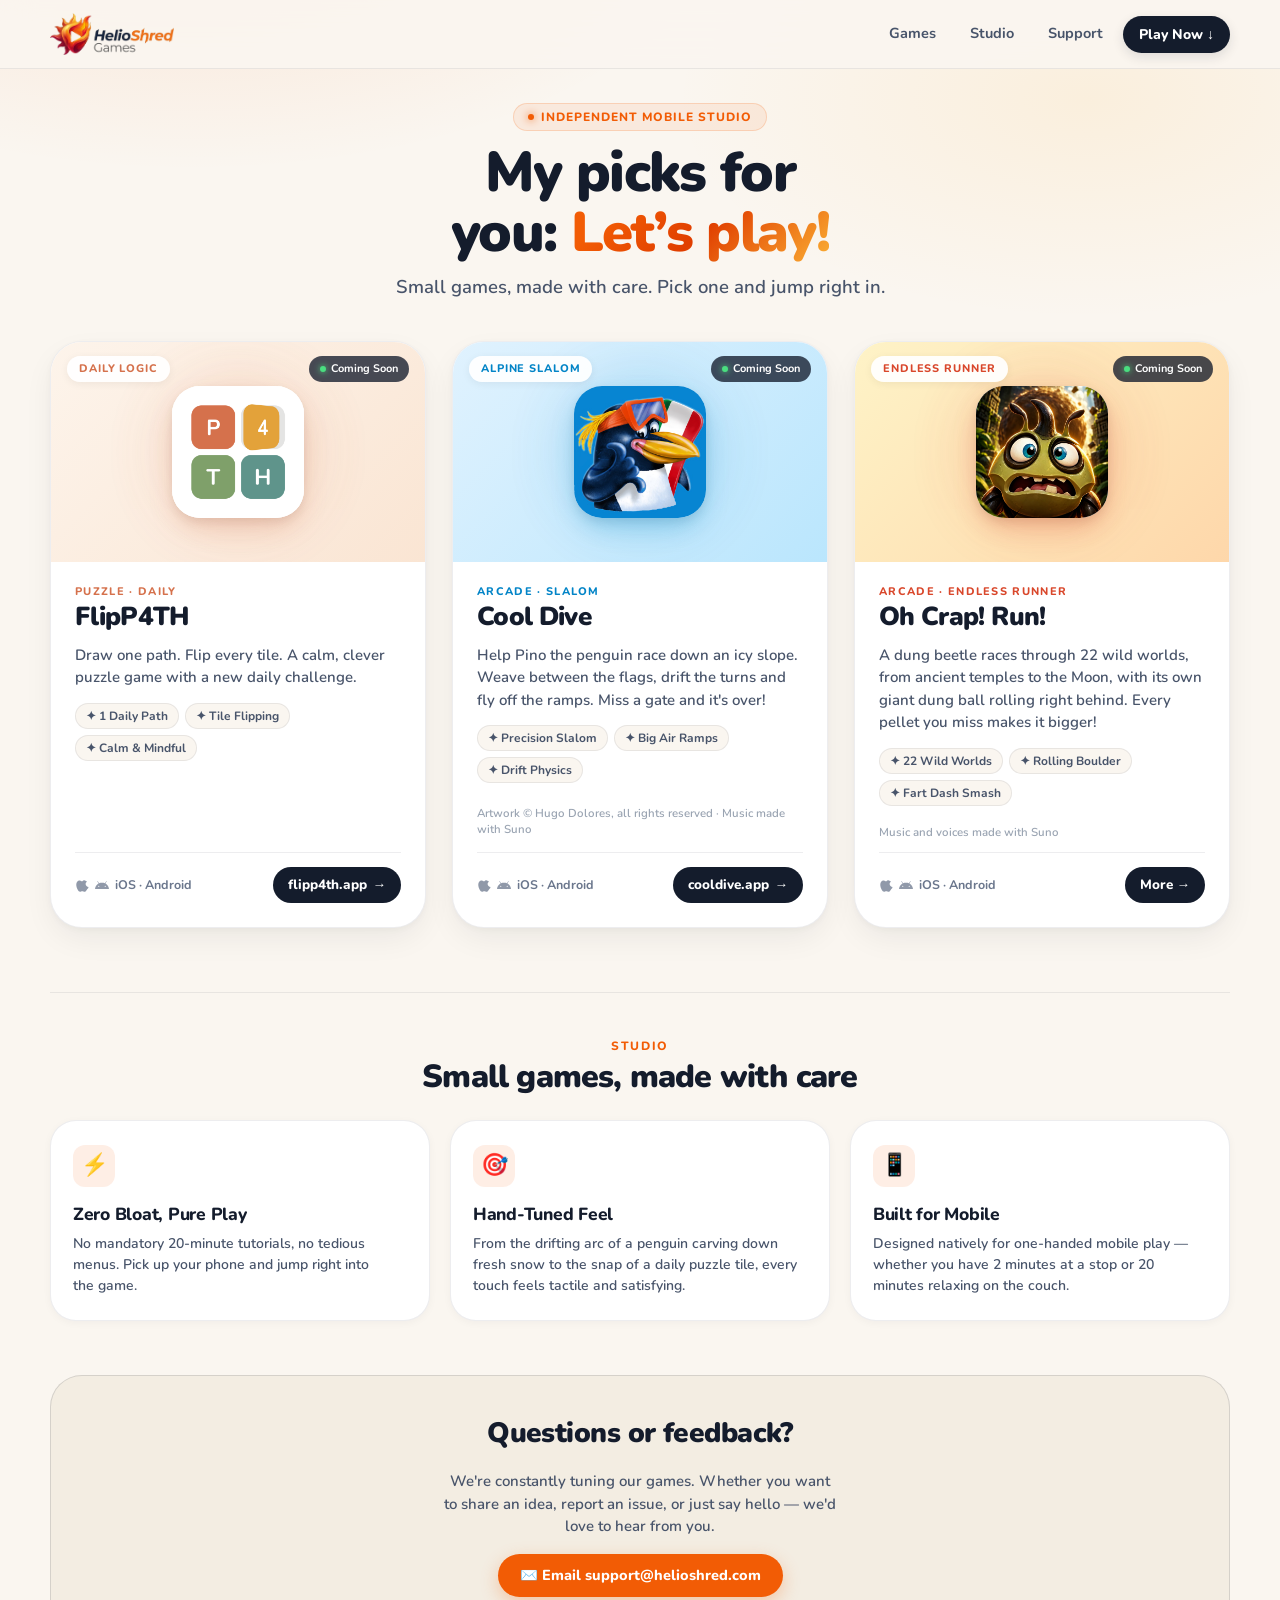
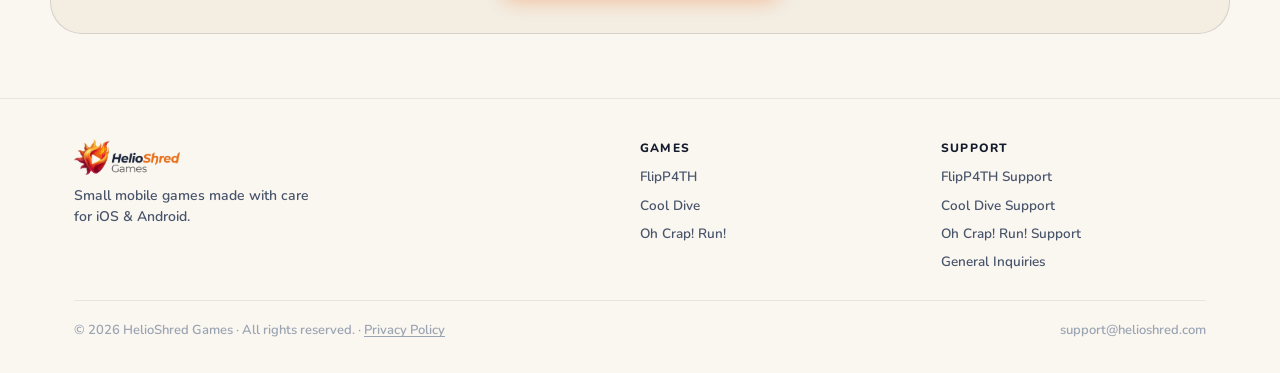
<file: index.html>
<!DOCTYPE html>
<html lang="en">
<head>
  <meta charset="utf-8">
  <meta name="viewport" content="width=device-width, initial-scale=1">
  <title>HelioShred Games · Handcrafted Mobile Games</title>
  <meta name="description" content="HelioShred Games crafts small, vibrant mobile games made for pure play: FlipP4TH (mindful daily puzzle), Cool Dive (frosty penguin slalom), and Oh Crap! Run! (chaotic endless runner).">
  <link rel="icon" type="image/png" href="favicon.png">
  <link rel="apple-touch-icon" href="apple-touch-icon.png">

  <!-- Open Graph -->
  <meta property="og:title" content="HelioShred Games · Handcrafted Mobile Games">
  <meta property="og:description" content="Small games with big heart. Made for pure play: FlipP4TH, Cool Dive, and Oh Crap! Run!">
  <meta property="og:type" content="website">
  <meta property="og:url" content="https://helioshred.com/">
  <meta property="og:image" content="https://helioshred.com/apple-touch-icon.png">

  <!-- Fonts -->
  <link rel="preconnect" href="https://fonts.googleapis.com">
  <link rel="preconnect" href="https://fonts.gstatic.com" crossorigin>
  <link href="https://fonts.googleapis.com/css2?family=Nunito:wght@400;500;600;700;800;900&display=swap" rel="stylesheet">

  <style>
    :root {
      --cream: #faf6f0;
      --cream-alt: #f3ede2;
      --cream-card: #ffffff;
      --ink: #141c2c;
      --ink-secondary: #48546a;
      --ink-muted: #6b778d;
      --ink-faint: #9aa4b2;
      --line: rgba(28, 36, 56, 0.08);
      --line-strong: rgba(28, 36, 56, 0.14);

      /* Helio Brand Colors */
      --brand-orange: #f25c05;
      --brand-flame: #ff7824;
      --brand-amber: #fbb034;
      --brand-navy: #182236;

      /* Game Accent Themes */
      --flipp4th-color: #d5714c;
      --flipp4th-glow: rgba(213, 113, 76, 0.26);
      --flipp4th-bg: linear-gradient(135deg, #fdf4eb 0%, #fae5d3 100%);

      --cooldive-color: #0284c7;
      --cooldive-glow: rgba(2, 132, 199, 0.28);
      --cooldive-bg: linear-gradient(135deg, #e0f2fe 0%, #bae6fd 100%);

      --ohcrap-color: #d9472b;
      --ohcrap-glow: rgba(217, 71, 43, 0.28);
      --ohcrap-bg: linear-gradient(135deg, #fef3c7 0%, #fed7aa 100%);

      --shadow-sm: 0 2px 8px rgba(20, 28, 44, 0.04);
      --shadow-md: 0 12px 32px -4px rgba(20, 28, 44, 0.07), 0 2px 6px rgba(20, 28, 44, 0.03);
      --shadow-hover: 0 26px 56px -10px rgba(20, 28, 44, 0.15), 0 6px 16px rgba(20, 28, 44, 0.06);

      --radius-sm: 10px;
      --radius-md: 18px;
      --radius-lg: 26px;
      --radius-xl: 32px;
    }

    *, *::before, *::after {
      box-sizing: border-box;
      margin: 0;
      padding: 0;
    }

    html {
      scroll-behavior: smooth;
    }

    body {
      min-height: 100vh;
      display: flex;
      flex-direction: column;
      align-items: center;
      width: 100%;
      background-color: var(--cream);
      background-image:
        radial-gradient(900px 450px at 15% -5%, rgba(242, 92, 5, 0.12), transparent 60%),
        radial-gradient(750px 400px at 85% 5%, rgba(251, 176, 52, 0.10), transparent 55%);
      color: var(--ink);
      font-family: 'Nunito', -apple-system, BlinkMacSystemFont, 'Segoe UI', Roboto, sans-serif;
      -webkit-font-smoothing: antialiased;
      line-height: 1.5;
      overflow-x: hidden;
    }

    a {
      color: inherit;
      text-decoration: none;
    }

    :focus-visible {
      outline: 3px solid var(--brand-orange);
      outline-offset: 3px;
      border-radius: 8px;
    }

    .wrap {
      width: 100%;
      max-width: 1180px;
      margin: 0 auto;
      padding-left: 24px;
      padding-right: 24px;
    }

    /* ==========================================================================
       HEADER & NAVIGATION
       ========================================================================== */
    header {
      width: 100%;
      position: sticky;
      top: 0;
      z-index: 50;
      background: rgba(250, 246, 240, 0.90);
      backdrop-filter: blur(16px);
      -webkit-backdrop-filter: blur(16px);
      border-bottom: 1px solid var(--line);
    }

    main {
      width: 100%;
      flex: 1;
      display: flex;
      flex-direction: column;
      align-items: center;
    }

    .nav-bar {
      display: flex;
      align-items: center;
      justify-content: space-between;
      gap: 18px;
      min-height: 68px;
      padding: 8px 0;
    }

    .brand {
      display: flex;
      align-items: center;
      gap: 10px;
      text-decoration: none;
      transition: transform 0.2s cubic-bezier(0.34, 1.56, 0.64, 1);
    }
    .brand:hover {
      transform: scale(1.02);
    }
    .brand img {
      height: 42px;
      width: auto;
      display: block;
    }

    nav {
      display: flex;
      align-items: center;
      gap: 6px;
    }

    .nav-link {
      font-size: 14.5px;
      font-weight: 700;
      color: var(--ink-secondary);
      padding: 7px 14px;
      border-radius: 999px;
      transition: color 0.18s ease, background 0.18s ease;
    }
    .nav-link:hover {
      color: var(--brand-orange);
      background: rgba(242, 92, 5, 0.06);
    }

    .nav-cta {
      display: inline-flex;
      align-items: center;
      gap: 6px;
      font-size: 14px;
      font-weight: 800;
      color: #fff;
      background: var(--ink);
      padding: 8px 16px;
      border-radius: 999px;
      box-shadow: 0 4px 12px rgba(20, 28, 44, 0.12);
      transition: all 0.2s cubic-bezier(0.34, 1.56, 0.64, 1);
    }
    .nav-cta:hover {
      background: var(--brand-orange);
      box-shadow: 0 6px 18px rgba(242, 92, 5, 0.3);
      transform: translateY(-1px);
    }

    /* ==========================================================================
       HERO SECTION (COMPACT & PUNCHY)
       ========================================================================== */
    .hero {
      padding: 34px 0 24px;
      text-align: center;
      position: relative;
    }

    .hero-eyebrow {
      display: inline-flex;
      align-items: center;
      gap: 7px;
      padding: 4px 14px;
      border-radius: 999px;
      background: rgba(242, 92, 5, 0.08);
      border: 1px solid rgba(242, 92, 5, 0.18);
      font-size: 12px;
      font-weight: 800;
      letter-spacing: 0.08em;
      text-transform: uppercase;
      color: var(--brand-orange);
      margin-bottom: 12px;
    }
    .hero-eyebrow .spark {
      display: inline-block;
      width: 6px;
      height: 6px;
      border-radius: 50%;
      background: var(--brand-orange);
      box-shadow: 0 0 8px var(--brand-orange);
    }

    h1.hero-title {
      font-size: clamp(34px, 4.8vw, 56px);
      font-weight: 900;
      line-height: 1.08;
      letter-spacing: -0.03em;
      margin: 0 auto;
      max-width: 20ch;
      text-wrap: balance;
    }

    .hero-gradient {
      background: linear-gradient(135deg, var(--brand-orange) 15%, #e03e00 50%, var(--brand-amber) 100%);
      -webkit-background-clip: text;
      -webkit-text-fill-color: transparent;
      display: inline-block;
    }

    .hero-lede {
      margin: 10px auto 0;
      max-width: 48ch;
      font-size: clamp(16px, 1.8vw, 18.5px);
      font-weight: 600;
      line-height: 1.45;
      color: var(--ink-secondary);
      text-wrap: pretty;
    }

    /* ==========================================================================
       GAMES SHOWCASE SECTION
       ========================================================================== */
    .games-section {
      padding: 16px 0 64px;
    }

    .games-grid {
      display: grid;
      grid-template-columns: repeat(3, minmax(0, 1fr));
      gap: 26px;
      align-items: stretch;
    }

    /* Individual Game Card */
    .game-card {
      display: flex;
      flex-direction: column;
      background: var(--cream-card);
      border-radius: var(--radius-xl);
      overflow: hidden;
      border: 1px solid var(--line);
      box-shadow: var(--shadow-md);
      transition: transform 0.28s cubic-bezier(0.34, 1.56, 0.64, 1),
                  box-shadow 0.28s cubic-bezier(0.34, 1.56, 0.64, 1),
                  border-color 0.2s ease;
      position: relative;
      text-decoration: none;
      color: var(--ink);
    }

    .game-card:hover {
      transform: translateY(-8px);
      box-shadow: var(--shadow-hover), 0 0 0 1px var(--card-border-active, rgba(242, 92, 5, 0.2));
    }

    /* Card Art Stage */
    .card-stage {
      position: relative;
      height: 220px;
      display: flex;
      align-items: center;
      justify-content: center;
      overflow: hidden;
      background: var(--card-bg, #eee);
    }

    /* Ambient bloom behind the icon */
    .card-stage-bloom {
      position: absolute;
      width: 140px;
      height: 140px;
      border-radius: 50%;
      background: var(--card-glow, rgba(0, 0, 0, 0.1));
      filter: blur(34px);
      opacity: 0.8;
      transition: transform 0.3s ease, opacity 0.3s ease;
      pointer-events: none;
    }
    .game-card:hover .card-stage-bloom {
      transform: scale(1.3);
      opacity: 1;
    }

    /* Floating Squircle Icon */
    .icon-wrapper {
      position: relative;
      z-index: 2;
      width: 132px;
      height: 132px;
      border-radius: 28px;
      overflow: hidden;
      background: #ffffff;
      box-shadow: 0 12px 26px -4px var(--card-glow, rgba(0,0,0,0.2)),
                  0 4px 10px rgba(0, 0, 0, 0.08),
                  inset 0 0 0 1px rgba(255, 255, 255, 0.6);
      transition: transform 0.35s cubic-bezier(0.34, 1.56, 0.64, 1),
                  box-shadow 0.35s ease;
    }
    .game-card:hover .icon-wrapper {
      transform: scale(1.06) translateY(-4px);
      box-shadow: 0 18px 34px -4px var(--card-glow, rgba(0,0,0,0.3)),
                  0 6px 14px rgba(0, 0, 0, 0.12),
                  inset 0 0 0 1px rgba(255, 255, 255, 0.8);
    }

    .icon-img {
      width: 100%;
      height: 100%;
      object-fit: cover;
      display: block;
    }

    /* Art Badges */
    .art-badge-top {
      position: absolute;
      top: 14px;
      left: 16px;
      z-index: 3;
      padding: 5px 12px;
      border-radius: 999px;
      background: rgba(255, 255, 255, 0.92);
      backdrop-filter: blur(8px);
      -webkit-backdrop-filter: blur(8px);
      font-size: 11px;
      font-weight: 800;
      letter-spacing: 0.08em;
      text-transform: uppercase;
      color: var(--card-accent, var(--ink));
      box-shadow: 0 2px 8px rgba(0, 0, 0, 0.06);
    }

    .art-badge-status {
      position: absolute;
      top: 14px;
      right: 16px;
      z-index: 3;
      display: flex;
      align-items: center;
      gap: 5px;
      padding: 5px 11px;
      border-radius: 999px;
      background: rgba(20, 28, 44, 0.78);
      backdrop-filter: blur(8px);
      -webkit-backdrop-filter: blur(8px);
      font-size: 11px;
      font-weight: 700;
      color: #fff;
    }
    .status-dot {
      width: 6px;
      height: 6px;
      border-radius: 50%;
      background: #4ade80;
      box-shadow: 0 0 6px #4ade80;
    }

    /* Card Body */
    .card-body {
      display: flex;
      flex-direction: column;
      flex: 1;
      padding: 22px 24px 24px;
      gap: 12px;
    }

    .card-header-row {
      display: flex;
      flex-direction: column;
      gap: 3px;
    }

    .card-category {
      font-size: 11px;
      font-weight: 800;
      letter-spacing: 0.12em;
      text-transform: uppercase;
      color: var(--card-accent, var(--brand-orange));
    }

    .card-title {
      font-size: 26px;
      font-weight: 900;
      letter-spacing: -0.025em;
      line-height: 1.1;
      color: var(--ink);
    }

    .card-desc {
      font-size: 15px;
      font-weight: 600;
      line-height: 1.5;
      color: var(--ink-secondary);
      text-wrap: pretty;
      margin: 0;
    }

    /* Gameplay feature chips */
    .feature-pills {
      display: flex;
      flex-wrap: wrap;
      gap: 6px;
      margin-top: 2px;
    }
    .feature-pill {
      font-size: 12px;
      font-weight: 700;
      padding: 3px 10px;
      border-radius: 999px;
      background: var(--cream);
      color: var(--ink-secondary);
      border: 1px solid var(--line);
    }

    /* Card Credits */
    .card-credit {
      font-size: 11.5px;
      font-weight: 600;
      line-height: 1.4;
      color: var(--ink-faint);
      margin-top: auto;
      padding-top: 6px;
    }

    /* Card Footer & Action Button */
    .card-foot {
      margin-top: auto;
      padding-top: 14px;
      border-top: 1px solid var(--line);
      display: flex;
      align-items: center;
      justify-content: space-between;
      gap: 12px;
    }

    .platform-badges {
      display: flex;
      align-items: center;
      gap: 6px;
      font-size: 12.5px;
      font-weight: 700;
      color: var(--ink-muted);
    }
    .platform-badges svg {
      width: 14px;
      height: 14px;
      fill: currentColor;
      opacity: 0.75;
    }

    .card-cta-btn {
      display: inline-flex;
      align-items: center;
      gap: 6px;
      padding: 8px 15px;
      border-radius: 999px;
      background: var(--ink);
      color: #ffffff;
      font-size: 13.5px;
      font-weight: 800;
      white-space: nowrap;
      transition: background 0.2s ease, transform 0.2s ease, box-shadow 0.2s ease;
    }
    .card-cta-btn .arrow {
      display: inline-block;
      transition: transform 0.2s ease;
    }
    .game-card:hover .card-cta-btn {
      background: var(--card-accent, var(--brand-orange));
      transform: translateX(2px);
      box-shadow: 0 4px 14px var(--card-glow, rgba(0,0,0,0.2));
    }
    .game-card:hover .card-cta-btn .arrow {
      transform: translateX(3px);
    }

    /* Custom Theme Rules for each Game */
    .card-flipp4th {
      --card-accent: var(--flipp4th-color);
      --card-glow: var(--flipp4th-glow);
      --card-bg: var(--flipp4th-bg);
      --card-border-active: rgba(213, 113, 76, 0.4);
    }

    .card-cooldive {
      --card-accent: var(--cooldive-color);
      --card-glow: var(--cooldive-glow);
      --card-bg: var(--cooldive-bg);
      --card-border-active: rgba(2, 132, 199, 0.4);
    }

    .card-ohcrap {
      --card-accent: var(--ohcrap-color);
      --card-glow: var(--ohcrap-glow);
      --card-bg: var(--ohcrap-bg);
      --card-border-active: rgba(217, 71, 43, 0.4);
    }

    /* ==========================================================================
       STUDIO PHILOSOPHY SECTION (COMPACT)
       ========================================================================== */
    .philosophy-section {
      padding: 44px 0 54px;
      border-top: 1px solid var(--line);
    }

    .section-head {
      margin-bottom: 24px;
      text-align: center;
    }
    .section-kicker {
      font-size: 12px;
      font-weight: 800;
      letter-spacing: 0.14em;
      text-transform: uppercase;
      color: var(--brand-orange);
      margin-bottom: 4px;
    }
    .section-title {
      font-size: clamp(24px, 3.2vw, 32px);
      font-weight: 900;
      letter-spacing: -0.025em;
      line-height: 1.15;
    }

    .pillars-grid {
      display: grid;
      grid-template-columns: repeat(3, minmax(0, 1fr));
      gap: 20px;
    }

    .pillar-card {
      background: var(--cream-card);
      border: 1px solid var(--line);
      border-radius: var(--radius-lg);
      padding: 24px 22px;
      box-shadow: var(--shadow-sm);
      transition: transform 0.2s ease, box-shadow 0.2s ease;
    }
    .pillar-card:hover {
      transform: translateY(-3px);
      box-shadow: var(--shadow-md);
    }

    .pillar-icon {
      width: 42px;
      height: 42px;
      border-radius: 12px;
      background: rgba(242, 92, 5, 0.1);
      display: flex;
      align-items: center;
      justify-content: center;
      font-size: 22px;
      margin-bottom: 14px;
    }

    .pillar-title {
      font-size: 17.5px;
      font-weight: 800;
      letter-spacing: -0.015em;
      margin-bottom: 6px;
      color: var(--ink);
    }

    .pillar-text {
      font-size: 14px;
      font-weight: 600;
      line-height: 1.5;
      color: var(--ink-secondary);
      text-wrap: pretty;
    }

    /* ==========================================================================
       CONTACT & SUPPORT CALLOUT
       ========================================================================== */
    .contact-section {
      padding: 0 0 64px;
    }

    .contact-card {
      background: var(--cream-alt);
      border: 1px solid var(--line-strong);
      border-radius: var(--radius-xl);
      padding: 36px 32px;
      text-align: center;
      display: flex;
      flex-direction: column;
      align-items: center;
      gap: 16px;
    }

    .contact-card h2 {
      font-size: clamp(22px, 2.8vw, 28px);
      font-weight: 900;
      letter-spacing: -0.02em;
    }

    .contact-card p {
      max-width: 44ch;
      font-size: 15px;
      font-weight: 600;
      color: var(--ink-secondary);
      line-height: 1.5;
    }

    .btn-mail {
      display: inline-flex;
      align-items: center;
      gap: 8px;
      padding: 11px 22px;
      border-radius: 999px;
      background: var(--brand-orange);
      color: #ffffff;
      font-size: 14.5px;
      font-weight: 800;
      box-shadow: 0 6px 18px rgba(242, 92, 5, 0.28);
      transition: all 0.2s cubic-bezier(0.34, 1.56, 0.64, 1);
    }
    .btn-mail:hover {
      background: #e04e00;
      transform: translateY(-2px);
      box-shadow: 0 10px 24px rgba(242, 92, 5, 0.35);
    }

    /* ==========================================================================
       FOOTER (STUDIO CENTRIC)
       ========================================================================== */
    footer {
      width: 100%;
      border-top: 1px solid var(--line);
      background: var(--cream);
      padding: 40px 0 32px;
      font-size: 14px;
      color: var(--ink-muted);
    }

    .footer-top {
      display: grid;
      grid-template-columns: 2fr 1fr 1fr;
      gap: 36px;
      padding-bottom: 28px;
      border-bottom: 1px solid var(--line);
    }

    .footer-brand {
      display: flex;
      flex-direction: column;
      gap: 10px;
    }
    .footer-brand img {
      height: 36px;
      width: auto;
      display: block;
      align-self: flex-start;
    }
    .footer-brand p {
      font-size: 14px;
      font-weight: 600;
      line-height: 1.5;
      color: var(--ink-secondary);
      max-width: 30ch;
    }

    .footer-col {
      display: flex;
      flex-direction: column;
      gap: 8px;
    }
    .footer-col-title {
      font-size: 12px;
      font-weight: 800;
      letter-spacing: 0.1em;
      text-transform: uppercase;
      color: var(--ink);
      margin-bottom: 2px;
    }
    .footer-col a {
      font-size: 13.5px;
      font-weight: 600;
      color: var(--ink-secondary);
      transition: color 0.15s ease;
    }
    .footer-col a:hover {
      color: var(--brand-orange);
    }

    .footer-bottom {
      padding-top: 20px;
      display: flex;
      align-items: center;
      justify-content: space-between;
      gap: 16px;
      flex-wrap: wrap;
      font-size: 13px;
      font-weight: 600;
      color: var(--ink-faint);
    }
    .footer-bottom a {
      text-decoration: underline;
      text-underline-offset: 2px;
    }
    .footer-bottom a:hover {
      color: var(--brand-orange);
    }

    /* ==========================================================================
       RESPONSIVE BREAKPOINTS
       ========================================================================== */
    @media (max-width: 1024px) {
      .games-grid {
        grid-template-columns: 1fr;
        max-width: 640px;
        margin: 0 auto;
      }
      .game-card {
        display: grid;
        grid-template-columns: 220px minmax(0, 1fr);
      }
      .card-stage {
        height: 100%;
        min-height: 220px;
      }
      .card-stage-bloom {
        width: 120px;
        height: 120px;
      }
      .icon-wrapper {
        width: 124px;
        height: 124px;
      }
      .pillars-grid {
        grid-template-columns: 1fr;
        max-width: 640px;
        margin-left: auto;
        margin-right: auto;
      }
      .footer-top {
        grid-template-columns: 1fr 1fr;
        gap: 28px;
      }
    }

    @media (max-width: 680px) {
      .wrap {
        padding-left: 18px;
        padding-right: 18px;
      }
      .nav-bar {
        min-height: 60px;
      }
      .brand img {
        height: 36px;
      }
      nav .nav-link {
        display: none;
      }
      .hero {
        padding: 24px 0 18px;
      }
      .game-card {
        grid-template-columns: 1fr;
      }
      .card-stage {
        height: 190px;
      }
      .icon-wrapper {
        width: 116px;
        height: 116px;
        border-radius: 24px;
      }
      .card-body {
        padding: 18px 18px 20px;
      }
      .contact-card {
        padding: 28px 18px;
      }
      .footer-top {
        grid-template-columns: 1fr;
        gap: 20px;
      }
      .footer-bottom {
        flex-direction: column;
        align-items: flex-start;
      }
    }
  </style>
</head>
<body>

  <!-- Top Navigation -->
  <header>
    <div class="wrap nav-bar">
      <a class="brand" href="/" aria-label="HelioShred Games Home">
        <img src="img/helioshred-logo.png" alt="HelioShred Games" width="180" height="61">
      </a>
      <nav>
        <a class="nav-link" href="#games">Games</a>
        <a class="nav-link" href="#about">Studio</a>
        <a class="nav-link" href="#contact">Support</a>
        <a class="nav-cta" href="#games">Play Now ↓</a>
      </nav>
    </div>
  </header>

  <main>
    <!-- Compact Hero Section (Immediate focus on games) -->
    <section class="wrap hero">
      <div class="hero-eyebrow">
        <span class="spark"></span> Independent Mobile Studio
      </div>
      <h1 class="hero-title">
        My picks for you: <span class="hero-gradient">Let&rsquo;s play!</span>
      </h1>
      <p class="hero-lede">
        Small games, made with care. Pick one and jump right in.
      </p>
    </section>

    <!-- Games Showcase Section (Placed High Up) -->
    <section id="games" class="wrap games-section">
      <div class="games-grid">

        <!-- Game 1: FlipP4TH -->
        <a class="game-card card-flipp4th" href="https://flipp4th.app" target="_blank" rel="noopener">
          <div class="card-stage">
            <div class="card-stage-bloom"></div>
            <span class="art-badge-top">Daily Logic</span>
            <span class="art-badge-status"><span class="status-dot"></span> Coming Soon</span>
            <div class="icon-wrapper">
              <img class="icon-img" src="img/flipp4th-icon.png" alt="FlipP4TH icon">
            </div>
          </div>
          <div class="card-body">
            <div class="card-header-row">
              <div class="card-category">PUZZLE · DAILY</div>
              <h3 class="card-title">FlipP4TH</h3>
            </div>
            <p class="card-desc">
              Draw one path. Flip every tile. A calm, clever puzzle game with a new daily challenge.
            </p>
            <div class="feature-pills">
              <span class="feature-pill">✦ 1 Daily Path</span>
              <span class="feature-pill">✦ Tile Flipping</span>
              <span class="feature-pill">✦ Calm &amp; Mindful</span>
            </div>
            <div class="card-foot">
              <span class="platform-badges">
                <svg viewBox="0 0 170 170"><path d="M150.37 130.25c-2.45 5.66-5.35 10.87-8.71 15.66-4.58 6.53-8.33 11.05-11.22 13.56-4.48 4.12-9.28 6.23-14.42 6.35-3.69 0-8.14-1.05-13.32-3.18-5.19-2.12-9.97-3.17-14.34-3.17-4.58 0-9.49 1.05-14.75 3.17-5.26 2.13-9.5 3.24-12.74 3.35-4.35.13-9.16-1.9-14.42-6.08-3.7-3.04-7.58-7.7-11.64-13.98-5.77-8.8-10.45-19.14-14.04-30.99-3.59-11.85-5.39-23.07-5.39-33.66 0-14.16 3.69-26.04 11.08-35.63 7.39-9.59 16.59-14.47 27.6-14.64 5.22 0 11.08 1.41 17.58 4.24 6.5 2.82 10.51 4.29 12.02 4.41 1.74-.24 6.02-1.8 12.86-4.69 6.84-2.88 12.74-4.22 17.7-4.02 13.25.64 23.63 5.48 31.14 14.52-11.3 6.84-16.85 16.29-16.63 28.35.22 9.55 3.86 17.65 10.92 24.3 7.07 6.66 15.42 10.51 25.07 11.55-2.07 6.3-4.57 12.87-7.51 19.71zm-32.9-106.84c-.22 2.61-1.08 5.43-2.58 8.47-1.5 3.04-3.59 5.86-6.27 8.46-3.04 2.82-6.3 5.09-9.78 6.81-3.48 1.73-6.9 2.76-10.27 3.09-.43-2.61.16-5.43 1.79-8.47 1.63-3.04 3.79-5.83 6.48-8.36 2.93-2.83 6.27-5.14 10.01-6.93 3.74-1.78 7.3-2.81 10.62-3.07z"/></svg>
                <svg viewBox="0 0 24 24"><path d="M17.523 15.3414c-.5511 0-.9993-.4486-.9993-.9997s.4482-.9993.9993-.9993c.551 0 .9993.4482.9993.9993.0001.5511-.4483.9997-.9993.9997m-11.046 0c-.5511 0-.9993-.4486-.9993-.9997s.4482-.9993.9993-.9993c.5511 0 .9993.4482.9993.9993 0 .5511-.4482.9997-.9993.9997m11.4045-6.02l1.9973-3.4592a.416.416 0 00-.1521-.5676.416.416 0 00-.5676.1521l-2.0223 3.503C15.5902 8.4123 13.8533 8.125 12 8.125c-1.8534 0-3.5902.2873-5.1368.8247L4.8409 5.4467a.4161.4161 0 00-.5677-.1521.4157.4157 0 00-.152.5676l1.9972 3.4592C2.6889 11.1867.3432 14.6589 0 18.761h24c-.3432-4.1021-2.6889-7.5743-6.1185-9.4396"/></svg>
                iOS · Android
              </span>
              <span class="card-cta-btn">flipp4th.app <span class="arrow">&rarr;</span></span>
            </div>
          </div>
        </a>

        <!-- Game 2: Cool Dive -->
        <a class="game-card card-cooldive" href="https://cooldive.app" target="_blank" rel="noopener">
          <div class="card-stage">
            <div class="card-stage-bloom"></div>
            <span class="art-badge-top">Alpine Slalom</span>
            <span class="art-badge-status"><span class="status-dot"></span> Coming Soon</span>
            <div class="icon-wrapper">
              <img class="icon-img" src="img/cooldive-icon.jpg" alt="Cool Dive icon">
            </div>
          </div>
          <div class="card-body">
            <div class="card-header-row">
              <div class="card-category">ARCADE · SLALOM</div>
              <h3 class="card-title">Cool Dive</h3>
            </div>
            <p class="card-desc">
              Help Pino the penguin race down an icy slope. Weave between the flags, drift the turns and fly off the ramps. Miss a gate and it's over!
            </p>
            <div class="feature-pills">
              <span class="feature-pill">✦ Precision Slalom</span>
              <span class="feature-pill">✦ Big Air Ramps</span>
              <span class="feature-pill">✦ Drift Physics</span>
            </div>
            <p class="card-credit">Artwork &copy; Hugo Dolores, all rights reserved &middot; Music made with Suno</p>
            <div class="card-foot">
              <span class="platform-badges">
                <svg viewBox="0 0 170 170"><path d="M150.37 130.25c-2.45 5.66-5.35 10.87-8.71 15.66-4.58 6.53-8.33 11.05-11.22 13.56-4.48 4.12-9.28 6.23-14.42 6.35-3.69 0-8.14-1.05-13.32-3.18-5.19-2.12-9.97-3.17-14.34-3.17-4.58 0-9.49 1.05-14.75 3.17-5.26 2.13-9.5 3.24-12.74 3.35-4.35.13-9.16-1.9-14.42-6.08-3.7-3.04-7.58-7.7-11.64-13.98-5.77-8.8-10.45-19.14-14.04-30.99-3.59-11.85-5.39-23.07-5.39-33.66 0-14.16 3.69-26.04 11.08-35.63 7.39-9.59 16.59-14.47 27.6-14.64 5.22 0 11.08 1.41 17.58 4.24 6.5 2.82 10.51 4.29 12.02 4.41 1.74-.24 6.02-1.8 12.86-4.69 6.84-2.88 12.74-4.22 17.7-4.02 13.25.64 23.63 5.48 31.14 14.52-11.3 6.84-16.85 16.29-16.63 28.35.22 9.55 3.86 17.65 10.92 24.3 7.07 6.66 15.42 10.51 25.07 11.55-2.07 6.3-4.57 12.87-7.51 19.71zm-32.9-106.84c-.22 2.61-1.08 5.43-2.58 8.47-1.5 3.04-3.59 5.86-6.27 8.46-3.04 2.82-6.3 5.09-9.78 6.81-3.48 1.73-6.9 2.76-10.27 3.09-.43-2.61.16-5.43 1.79-8.47 1.63-3.04 3.79-5.83 6.48-8.36 2.93-2.83 6.27-5.14 10.01-6.93 3.74-1.78 7.3-2.81 10.62-3.07z"/></svg>
                <svg viewBox="0 0 24 24"><path d="M17.523 15.3414c-.5511 0-.9993-.4486-.9993-.9997s.4482-.9993.9993-.9993c.551 0 .9993.4482.9993.9993.0001.5511-.4483.9997-.9993.9997m-11.046 0c-.5511 0-.9993-.4486-.9993-.9997s.4482-.9993.9993-.9993c.5511 0 .9993.4482.9993.9993 0 .5511-.4482.9997-.9993.9997m11.4045-6.02l1.9973-3.4592a.416.416 0 00-.1521-.5676.416.416 0 00-.5676.1521l-2.0223 3.503C15.5902 8.4123 13.8533 8.125 12 8.125c-1.8534 0-3.5902.2873-5.1368.8247L4.8409 5.4467a.4161.4161 0 00-.5677-.1521.4157.4157 0 00-.152.5676l1.9972 3.4592C2.6889 11.1867.3432 14.6589 0 18.761h24c-.3432-4.1021-2.6889-7.5743-6.1185-9.4396"/></svg>
                iOS · Android
              </span>
              <span class="card-cta-btn">cooldive.app <span class="arrow">&rarr;</span></span>
            </div>
          </div>
        </a>

        <!-- Game 3: Oh Crap! Run! -->
        <a class="game-card card-ohcrap" href="/ohcrap/">
          <div class="card-stage">
            <div class="card-stage-bloom"></div>
            <span class="art-badge-top">Endless Runner</span>
            <span class="art-badge-status"><span class="status-dot"></span> Coming Soon</span>
            <div class="icon-wrapper">
              <img class="icon-img" src="img/ohcrap-icon.png" alt="Oh Crap! Run! icon">
            </div>
          </div>
          <div class="card-body">
            <div class="card-header-row">
              <div class="card-category">ARCADE · ENDLESS RUNNER</div>
              <h3 class="card-title">Oh Crap! Run!</h3>
            </div>
            <p class="card-desc">
              A dung beetle races through 22 wild worlds, from ancient temples to the Moon, with its own giant dung ball rolling right behind. Every pellet you miss makes it bigger!
            </p>
            <div class="feature-pills">
              <span class="feature-pill">✦ 22 Wild Worlds</span>
              <span class="feature-pill">✦ Rolling Boulder</span>
              <span class="feature-pill">✦ Fart Dash Smash</span>
            </div>
            <p class="card-credit">Music and voices made with Suno</p>
            <div class="card-foot">
              <span class="platform-badges">
                <svg viewBox="0 0 170 170"><path d="M150.37 130.25c-2.45 5.66-5.35 10.87-8.71 15.66-4.58 6.53-8.33 11.05-11.22 13.56-4.48 4.12-9.28 6.23-14.42 6.35-3.69 0-8.14-1.05-13.32-3.18-5.19-2.12-9.97-3.17-14.34-3.17-4.58 0-9.49 1.05-14.75 3.17-5.26 2.13-9.5 3.24-12.74 3.35-4.35.13-9.16-1.9-14.42-6.08-3.7-3.04-7.58-7.7-11.64-13.98-5.77-8.8-10.45-19.14-14.04-30.99-3.59-11.85-5.39-23.07-5.39-33.66 0-14.16 3.69-26.04 11.08-35.63 7.39-9.59 16.59-14.47 27.6-14.64 5.22 0 11.08 1.41 17.58 4.24 6.5 2.82 10.51 4.29 12.02 4.41 1.74-.24 6.02-1.8 12.86-4.69 6.84-2.88 12.74-4.22 17.7-4.02 13.25.64 23.63 5.48 31.14 14.52-11.3 6.84-16.85 16.29-16.63 28.35.22 9.55 3.86 17.65 10.92 24.3 7.07 6.66 15.42 10.51 25.07 11.55-2.07 6.3-4.57 12.87-7.51 19.71zm-32.9-106.84c-.22 2.61-1.08 5.43-2.58 8.47-1.5 3.04-3.59 5.86-6.27 8.46-3.04 2.82-6.3 5.09-9.78 6.81-3.48 1.73-6.9 2.76-10.27 3.09-.43-2.61.16-5.43 1.79-8.47 1.63-3.04 3.79-5.83 6.48-8.36 2.93-2.83 6.27-5.14 10.01-6.93 3.74-1.78 7.3-2.81 10.62-3.07z"/></svg>
                <svg viewBox="0 0 24 24"><path d="M17.523 15.3414c-.5511 0-.9993-.4486-.9993-.9997s.4482-.9993.9993-.9993c.551 0 .9993.4482.9993.9993.0001.5511-.4483.9997-.9993.9997m-11.046 0c-.5511 0-.9993-.4486-.9993-.9997s.4482-.9993.9993-.9993c.5511 0 .9993.4482.9993.9993 0 .5511-.4482.9997-.9993.9997m11.4045-6.02l1.9973-3.4592a.416.416 0 00-.1521-.5676.416.416 0 00-.5676.1521l-2.0223 3.503C15.5902 8.4123 13.8533 8.125 12 8.125c-1.8534 0-3.5902.2873-5.1368.8247L4.8409 5.4467a.4161.4161 0 00-.5677-.1521.4157.4157 0 00-.152.5676l1.9972 3.4592C2.6889 11.1867.3432 14.6589 0 18.761h24c-.3432-4.1021-2.6889-7.5743-6.1185-9.4396"/></svg>
                iOS · Android
              </span>
              <span class="card-cta-btn">More &rarr;</span>
            </div>
          </div>
        </a>

      </div>
    </section>

    <!-- Studio Philosophy Section (Clean & Focused) -->
    <section id="about" class="wrap philosophy-section">
      <div class="section-head">
        <p class="section-kicker">Studio</p>
        <h2 class="section-title">Small games, made with care</h2>
      </div>

      <div class="pillars-grid">
        <div class="pillar-card">
          <div class="pillar-icon">⚡</div>
          <h3 class="pillar-title">Zero Bloat, Pure Play</h3>
          <p class="pillar-text">
            No mandatory 20-minute tutorials, no tedious menus. Pick up your phone and jump right into the game.
          </p>
        </div>

        <div class="pillar-card">
          <div class="pillar-icon">🎯</div>
          <h3 class="pillar-title">Hand-Tuned Feel</h3>
          <p class="pillar-text">
            From the drifting arc of a penguin carving down fresh snow to the snap of a daily puzzle tile, every touch feels tactile and satisfying.
          </p>
        </div>

        <div class="pillar-card">
          <div class="pillar-icon">📱</div>
          <h3 class="pillar-title">Built for Mobile</h3>
          <p class="pillar-text">
            Designed natively for one-handed mobile play — whether you have 2 minutes at a stop or 20 minutes relaxing on the couch.
          </p>
        </div>
      </div>
    </section>

    <!-- Contact & Support Section -->
    <section id="contact" class="wrap contact-section">
      <div class="contact-card">
        <h2>Questions or feedback?</h2>
        <p>
          We're constantly tuning our games. Whether you want to share an idea, report an issue, or just say hello — we'd love to hear from you.
        </p>
        <a class="btn-mail" href="mailto:support@helioshred.com">
          ✉️ Email support@helioshred.com
        </a>
      </div>
    </section>
  </main>

  <!-- Clean Studio-Centric Footer -->
  <footer>
    <div class="wrap">
      <div class="footer-top">
        <div class="footer-brand">
          <a href="/">
            <img src="img/helioshred-logo.png" alt="HelioShred Games">
          </a>
          <p>Small mobile games made with care for iOS &amp; Android.</p>
        </div>

        <div class="footer-col">
          <div class="footer-col-title">Games</div>
          <a href="https://flipp4th.app">FlipP4TH</a>
          <a href="https://cooldive.app">Cool Dive</a>
          <a href="/ohcrap/">Oh Crap! Run!</a>
        </div>

        <div class="footer-col">
          <div class="footer-col-title">Support</div>
          <a href="mailto:support@helioshred.com?subject=FlipP4TH%20Support">FlipP4TH Support</a>
          <a href="mailto:support@helioshred.com?subject=Cool%20Dive%20Support">Cool Dive Support</a>
          <a href="/ohcrap/support">Oh Crap! Run! Support</a>
          <a href="mailto:support@helioshred.com">General Inquiries</a>
        </div>
      </div>

      <div class="footer-bottom">
        <span>&copy; 2026 HelioShred Games &middot; All rights reserved. &middot; <a href="/privacy">Privacy Policy</a></span>
        <span>support@helioshred.com</span>
      </div>
    </div>
  </footer>

</body>
</html>
</file>
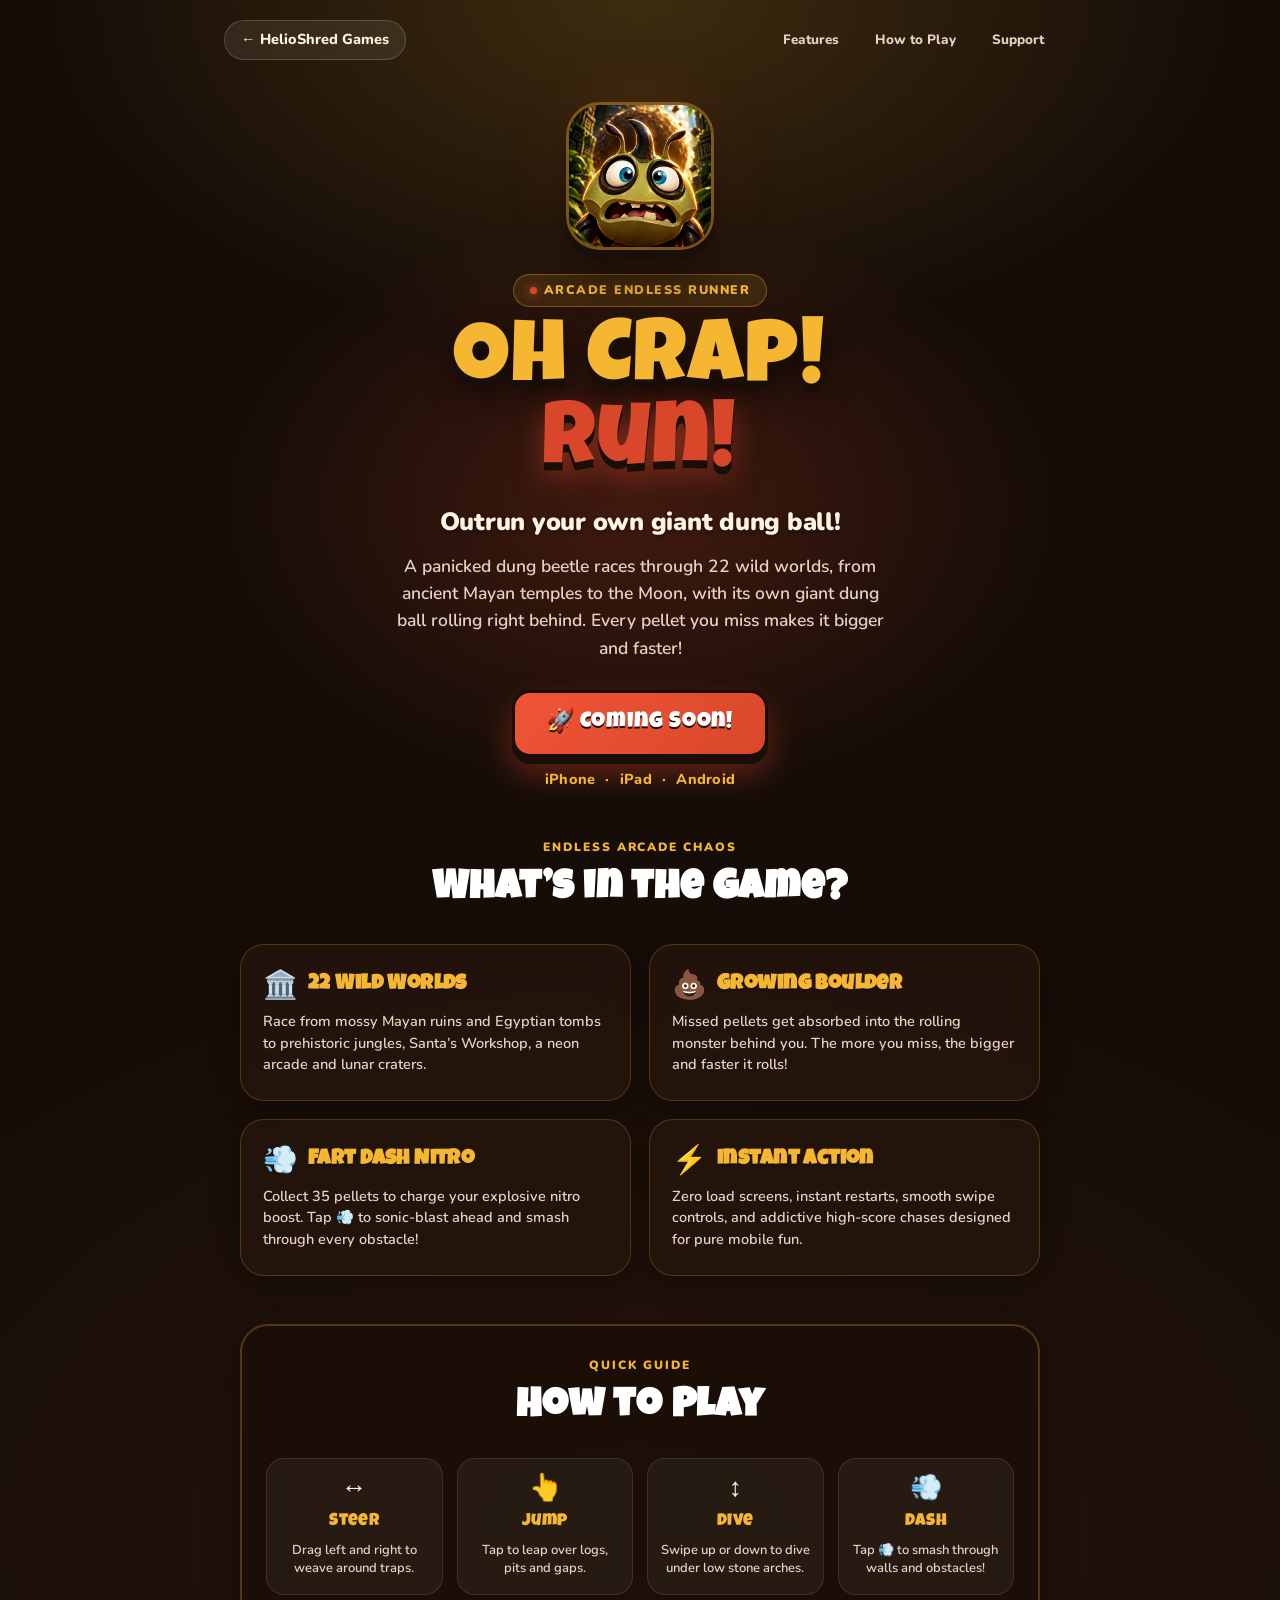
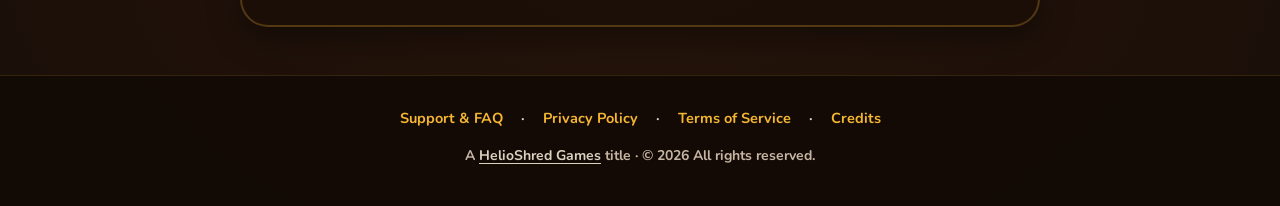
<file: ohcrap/index.html>
<!DOCTYPE html>
<html lang="en">
<head>
  <meta charset="UTF-8">
  <meta name="viewport" content="width=device-width, initial-scale=1.0">
  <title>Oh Crap! Run! · Outrun Your Own Dung Ball!</title>
  <meta name="description" content="Outrun your own dung ball! A frantic arcade runner where a dung beetle races through 22 wild worlds with a colossal rolling dung ball hot on its heels.">
  <link rel="icon" type="image/png" href="favicon.png">
  <link rel="apple-touch-icon" href="apple-touch-icon.png">

  <!-- Open Graph -->
  <meta property="og:title" content="Oh Crap! Run! · Outrun Your Own Dung Ball!">
  <meta property="og:description" content="A dung beetle races through 22 wild worlds with a giant rolling ball of dung on its heels. Coming soon to iPhone & Android!">
  <meta property="og:type" content="website">
  <meta property="og:url" content="https://helioshred.com/ohcrap/">
  <meta property="og:image" content="https://helioshred.com/ohcrap/apple-touch-icon.png">

  <!-- Fonts -->
  <link rel="preconnect" href="https://fonts.googleapis.com">
  <link rel="preconnect" href="https://fonts.gstatic.com" crossorigin>
  <link href="https://fonts.googleapis.com/css2?family=Luckiest+Guy&family=Nunito:wght@600;700;800;900&display=swap" rel="stylesheet">

  <style>
    :root {
      --bg-dark: #160d08;
      --bg-mid: #2b170c;
      --bg-warm: #4a2714;
      --ink: #1a0f08;
      --amber: #f5b731;
      --amber-light: #fed268;
      --ember: #d9472b;
      --ember-hot: #f05436;
      --cream: #fff4e0;
      --cream-muted: #e6d3bf;
      --card-bg: rgba(38, 22, 13, 0.75);
      --card-border: rgba(245, 183, 49, 0.22);
      --shadow-comic: 0 8px 0 var(--ink), 0 18px 40px rgba(0, 0, 0, 0.55);
    }

    *, *::before, *::after {
      margin: 0;
      padding: 0;
      box-sizing: border-box;
    }

    html {
      scroll-behavior: smooth;
    }

    body {
      min-height: 100vh;
      display: flex;
      flex-direction: column;
      align-items: center;
      justify-content: flex-start;
      background-color: var(--bg-dark);
      background-image:
        radial-gradient(850px 500px at 50% 0%, rgba(245, 183, 49, 0.18), transparent 70%),
        radial-gradient(650px 450px at 50% 28%, rgba(217, 71, 43, 0.22), transparent 65%),
        radial-gradient(1100px 700px at 50% 85%, rgba(43, 23, 12, 0.8), var(--bg-dark) 85%);
      color: var(--cream);
      font-family: 'Nunito', -apple-system, BlinkMacSystemFont, 'Segoe UI', Roboto, sans-serif;
      -webkit-font-smoothing: antialiased;
      line-height: 1.5;
      overflow-x: hidden;
      width: 100%;
    }

    a {
      color: inherit;
      text-decoration: none;
    }

    :focus-visible {
      outline: 3px solid var(--amber);
      outline-offset: 3px;
      border-radius: 8px;
    }

    /* ==========================================================================
       TOP BAR NAVIGATION
       ========================================================================== */
    .topbar {
      width: 100%;
      max-width: 880px;
      margin: 0 auto;
      display: flex;
      align-items: center;
      justify-content: space-between;
      padding: 20px 24px 12px;
      z-index: 10;
    }

    .back-btn {
      display: inline-flex;
      align-items: center;
      gap: 8px;
      color: var(--cream);
      font-weight: 800;
      font-size: 14.5px;
      padding: 8px 16px;
      border-radius: 999px;
      background: rgba(255, 244, 224, 0.08);
      border: 1px solid rgba(255, 244, 224, 0.18);
      backdrop-filter: blur(12px);
      -webkit-backdrop-filter: blur(12px);
      transition: all 0.2s cubic-bezier(0.34, 1.56, 0.64, 1);
    }
    .back-btn:hover {
      color: var(--amber);
      border-color: var(--amber);
      background: rgba(245, 183, 49, 0.12);
      transform: translateX(-3px);
    }

    .nav-shortcuts {
      display: flex;
      align-items: center;
      gap: 12px;
    }
    .nav-shortcut {
      font-size: 13.5px;
      font-weight: 800;
      color: var(--cream-muted);
      padding: 6px 12px;
      border-radius: 999px;
      transition: color 0.15s ease, background 0.15s ease;
    }
    .nav-shortcut:hover {
      color: var(--amber);
      background: rgba(255, 244, 224, 0.08);
    }

    /* ==========================================================================
       MAIN CONTAINER (STRICT CENTERING)
       ========================================================================== */
    main {
      width: 100%;
      flex: 1;
      display: flex;
      flex-direction: column;
      align-items: center;
      justify-content: flex-start;
    }

    /* ==========================================================================
       HERO STAGE
       ========================================================================== */
    .hero-stage {
      width: 100%;
      max-width: 840px;
      margin: 0 auto;
      display: flex;
      flex-direction: column;
      align-items: center;
      text-align: center;
      padding: 20px 20px 48px;
      position: relative;
    }

    /* Glowing ambient halo behind beetle */
    .icon-halo {
      position: relative;
      margin-top: 10px;
      display: flex;
      align-items: center;
      justify-content: center;
    }
    .icon-halo::before {
      content: '';
      position: absolute;
      width: 180px;
      height: 180px;
      border-radius: 50%;
      background: radial-gradient(circle, rgba(245, 183, 49, 0.45) 0%, rgba(217, 71, 43, 0.2) 50%, transparent 75%);
      filter: blur(28px);
      pointer-events: none;
      animation: pulse-halo 3s ease-in-out infinite alternate;
    }

    @keyframes pulse-halo {
      0% { transform: scale(0.95); opacity: 0.7; }
      100% { transform: scale(1.15); opacity: 1; }
    }

    img.icon {
      position: relative;
      z-index: 2;
      width: 148px;
      height: 148px;
      border-radius: 34px;
      box-shadow: 0 10px 0 var(--ink), 0 20px 44px rgba(0, 0, 0, 0.65);
      border: 3px solid rgba(245, 183, 49, 0.35);
      transition: transform 0.3s cubic-bezier(0.34, 1.56, 0.64, 1), box-shadow 0.3s ease;
    }
    img.icon:hover {
      transform: scale(1.05) rotate(-2deg);
      box-shadow: 0 14px 0 var(--ink), 0 26px 50px rgba(0, 0, 0, 0.75);
    }

    .hero-badge {
      display: inline-flex;
      align-items: center;
      gap: 7px;
      padding: 6px 16px;
      border-radius: 999px;
      background: rgba(245, 183, 49, 0.12);
      border: 1px solid rgba(245, 183, 49, 0.35);
      color: var(--amber);
      font-size: 12.5px;
      font-weight: 900;
      letter-spacing: 0.12em;
      text-transform: uppercase;
      margin-top: 24px;
    }
    .hero-badge .dot {
      width: 7px;
      height: 7px;
      border-radius: 50%;
      background: var(--ember);
      box-shadow: 0 0 8px var(--ember);
    }

    h1.game-title {
      font-family: 'Luckiest Guy', cursive, sans-serif;
      font-weight: 400;
      font-size: clamp(52px, 12vw, 88px);
      line-height: 0.95;
      color: var(--amber);
      text-shadow:
        0 4px 0 var(--ink),
        0 8px 0 var(--ink),
        0 14px 28px rgba(0, 0, 0, 0.6);
      margin-top: 14px;
      letter-spacing: 0.02em;
    }
    h1.game-title span.ember-pop {
      color: var(--ember);
      display: inline-block;
      text-shadow:
        0 4px 0 var(--ink),
        0 8px 0 var(--ink),
        0 14px 28px rgba(217, 71, 43, 0.5);
    }

    .tagline {
      font-size: clamp(20px, 3.5vw, 25px);
      font-weight: 900;
      color: var(--cream);
      margin-top: 16px;
      letter-spacing: -0.01em;
      text-shadow: 0 2px 4px rgba(0, 0, 0, 0.4);
    }

    .story-desc {
      font-size: clamp(15.5px, 2vw, 17.5px);
      font-weight: 600;
      line-height: 1.55;
      max-width: 48ch;
      color: var(--cream-muted);
      margin: 12px auto 0;
      text-wrap: pretty;
    }

    /* Chunky Arcade CTA */
    .cta-container {
      display: flex;
      flex-direction: column;
      align-items: center;
      gap: 12px;
      margin-top: 28px;
    }

    .soon-btn {
      display: inline-flex;
      align-items: center;
      gap: 10px;
      padding: 14px 32px;
      border-radius: 18px;
      border: 3px solid var(--ink);
      background: linear-gradient(135deg, var(--ember-hot) 0%, var(--ember) 100%);
      box-shadow: 0 7px 0 var(--ink), 0 16px 32px rgba(217, 71, 43, 0.4);
      font-family: 'Luckiest Guy', cursive, sans-serif;
      font-size: 22px;
      letter-spacing: 0.04em;
      color: #ffffff;
      text-shadow: 0 2px 0 var(--ink);
      transition: all 0.18s cubic-bezier(0.34, 1.56, 0.64, 1);
      cursor: default;
    }
    .soon-btn:hover {
      transform: translateY(-2px);
      box-shadow: 0 9px 0 var(--ink), 0 20px 38px rgba(217, 71, 43, 0.55);
    }

    .platform-row {
      display: flex;
      align-items: center;
      gap: 10px;
      font-size: 14.5px;
      font-weight: 800;
      color: var(--amber);
      letter-spacing: 0.02em;
    }

    /* ==========================================================================
       FEATURES SECTION (CHUNKY COMIC CARDS)
       ========================================================================== */
    .features-section {
      width: 100%;
      max-width: 840px;
      margin: 0 auto;
      padding: 0 20px 48px;
    }

    .section-heading {
      text-align: center;
      margin-bottom: 24px;
    }
    .section-kicker {
      font-size: 12px;
      font-weight: 900;
      letter-spacing: 0.16em;
      text-transform: uppercase;
      color: var(--amber);
      margin-bottom: 4px;
    }
    .section-title {
      font-family: 'Luckiest Guy', cursive, sans-serif;
      font-size: clamp(28px, 4.5vw, 40px);
      color: #ffffff;
      text-shadow: 0 3px 0 var(--ink);
      letter-spacing: 0.02em;
    }

    .features-grid {
      display: grid;
      grid-template-columns: repeat(2, minmax(0, 1fr));
      gap: 18px;
      width: 100%;
    }

    .feature-card {
      background: var(--card-bg);
      border: 1px solid var(--card-border);
      border-radius: 24px;
      padding: 24px 22px;
      display: flex;
      flex-direction: column;
      gap: 10px;
      backdrop-filter: blur(14px);
      -webkit-backdrop-filter: blur(14px);
      box-shadow: 0 8px 24px rgba(0, 0, 0, 0.35);
      transition: transform 0.25s cubic-bezier(0.34, 1.56, 0.64, 1), border-color 0.2s ease;
    }
    .feature-card:hover {
      transform: translateY(-4px);
      border-color: rgba(245, 183, 49, 0.45);
    }

    .feature-icon-row {
      display: flex;
      align-items: center;
      gap: 10px;
    }
    .feature-emoji {
      font-size: 28px;
      line-height: 1;
    }
    .feature-name {
      font-family: 'Luckiest Guy', cursive, sans-serif;
      font-size: 21px;
      letter-spacing: 0.02em;
      color: var(--amber);
      text-shadow: 0 2px 0 var(--ink);
    }

    .feature-desc {
      font-size: 14.5px;
      font-weight: 600;
      line-height: 1.5;
      color: var(--cream-muted);
      text-wrap: pretty;
    }

    /* ==========================================================================
       HOW TO PLAY (CONTROLS CHEAT SHEET)
       ========================================================================== */
    .controls-section {
      width: 100%;
      max-width: 840px;
      margin: 0 auto;
      padding: 0 20px 48px;
    }

    .controls-box {
      width: 100%;
      background: rgba(26, 15, 8, 0.85);
      border: 2px solid rgba(245, 183, 49, 0.25);
      border-radius: 28px;
      padding: 30px 24px;
      text-align: center;
      box-shadow: 0 12px 32px rgba(0, 0, 0, 0.4);
    }

    .controls-grid {
      display: grid;
      grid-template-columns: repeat(4, minmax(0, 1fr));
      gap: 14px;
      margin-top: 20px;
      width: 100%;
    }

    .control-item {
      background: rgba(255, 244, 224, 0.05);
      border: 1px solid rgba(255, 244, 224, 0.1);
      border-radius: 18px;
      padding: 16px 12px;
      display: flex;
      flex-direction: column;
      align-items: center;
      gap: 8px;
    }
    .control-icon {
      font-size: 26px;
      line-height: 1;
    }
    .control-label {
      font-family: 'Luckiest Guy', cursive, sans-serif;
      font-size: 17px;
      color: var(--amber);
      letter-spacing: 0.02em;
    }
    .control-desc {
      font-size: 13px;
      font-weight: 600;
      color: var(--cream-muted);
      line-height: 1.35;
    }

    /* ==========================================================================
       FOOTER & LEGAL LINKS
       ========================================================================== */
    footer {
      width: 100%;
      border-top: 1px solid rgba(245, 183, 49, 0.15);
      background: rgba(18, 10, 6, 0.95);
      padding: 32px 20px 40px;
      text-align: center;
      display: flex;
      flex-direction: column;
      align-items: center;
      gap: 16px;
      font-size: 14.5px;
      font-weight: 700;
      color: var(--cream-muted);
      margin-top: auto;
    }

    .footer-links {
      display: flex;
      align-items: center;
      justify-content: center;
      gap: 12px 18px;
      flex-wrap: wrap;
    }
    .footer-links a {
      color: var(--amber);
      transition: color 0.15s ease;
    }
    .footer-links a:hover {
      color: #ffffff;
      text-decoration: underline;
    }

    .studio-badge {
      font-size: 14px;
      font-weight: 700;
      opacity: 0.85;
    }
    .studio-badge a {
      color: var(--cream);
      text-decoration: underline;
      text-underline-offset: 3px;
    }
    .studio-badge a:hover {
      color: var(--amber);
    }

    /* ==========================================================================
       RESPONSIVE DESIGN BREAKPOINTS
       ========================================================================== */
    @media (max-width: 680px) {
      .topbar {
        padding: 16px 16px 8px;
      }
      .nav-shortcuts {
        display: none;
      }
      .hero-stage {
        padding: 16px 16px 36px;
      }
      img.icon {
        width: 126px;
        height: 126px;
        border-radius: 28px;
      }
      .features-grid {
        grid-template-columns: 1fr;
        gap: 14px;
      }
      .controls-grid {
        grid-template-columns: repeat(2, minmax(0, 1fr));
        gap: 12px;
      }
      .soon-btn {
        font-size: 19px;
        padding: 12px 24px;
      }
    }
  </style>
</head>
<body>

  <!-- Top Bar -->
  <header class="topbar">
    <a class="back-btn" href="/">
      &larr; HelioShred Games
    </a>
    <nav class="nav-shortcuts">
      <a class="nav-shortcut" href="#features">Features</a>
      <a class="nav-shortcut" href="#how-to-play">How to Play</a>
      <a class="nav-shortcut" href="support">Support</a>
    </nav>
  </header>

  <main>
    <!-- Hero Stage -->
    <section class="hero-stage">
      <div class="icon-halo">
        <img class="icon" src="img/icon.png" alt="Oh Crap! Run! icon">
      </div>

      <div class="hero-badge">
        <span class="dot"></span> Arcade Endless Runner
      </div>

      <h1 class="game-title">
        Oh Crap!<br>
        <span class="ember-pop">Run!</span>
      </h1>

      <div class="tagline">Outrun your own giant dung ball!</div>

      <p class="story-desc">
        A panicked dung beetle races through 22 wild worlds, from ancient Mayan temples to the Moon, with its own giant dung ball rolling right behind. Every pellet you miss makes it bigger and faster!
      </p>

      <div class="cta-container">
        <div class="soon-btn">
          🚀 Coming Soon!
        </div>
        <div class="platform-row">
          <span>iPhone</span> &middot; <span>iPad</span> &middot; <span>Android</span>
        </div>
      </div>
    </section>

    <!-- Game Features -->
    <section id="features" class="features-section">
      <div class="section-heading">
        <p class="section-kicker">Endless Arcade Chaos</p>
        <h2 class="section-title">What&rsquo;s in the Game?</h2>
      </div>

      <div class="features-grid">
        <div class="feature-card">
          <div class="feature-icon-row">
            <span class="feature-emoji">🏛️</span>
            <h3 class="feature-name">22 Wild Worlds</h3>
          </div>
          <p class="feature-desc">
            Race from mossy Mayan ruins and Egyptian tombs to prehistoric jungles, Santa&rsquo;s Workshop, a neon arcade and lunar craters.
          </p>
        </div>

        <div class="feature-card">
          <div class="feature-icon-row">
            <span class="feature-emoji">💩</span>
            <h3 class="feature-name">Growing Boulder</h3>
          </div>
          <p class="feature-desc">
            Missed pellets get absorbed into the rolling monster behind you. The more you miss, the bigger and faster it rolls!
          </p>
        </div>

        <div class="feature-card">
          <div class="feature-icon-row">
            <span class="feature-emoji">💨</span>
            <h3 class="feature-name">Fart Dash Nitro</h3>
          </div>
          <p class="feature-desc">
            Collect 35 pellets to charge your explosive nitro boost. Tap 💨 to sonic-blast ahead and smash through every obstacle!
          </p>
        </div>

        <div class="feature-card">
          <div class="feature-icon-row">
            <span class="feature-emoji">⚡</span>
            <h3 class="feature-name">Instant Action</h3>
          </div>
          <p class="feature-desc">
            Zero load screens, instant restarts, smooth swipe controls, and addictive high-score chases designed for pure mobile fun.
          </p>
        </div>
      </div>
    </section>

    <!-- Controls / How to Play -->
    <section id="how-to-play" class="controls-section">
      <div class="controls-box">
        <p class="section-kicker">Quick Guide</p>
        <h2 class="section-title">How to Play</h2>

        <div class="controls-grid">
          <div class="control-item">
            <span class="control-icon">↔️</span>
            <div class="control-label">Steer</div>
            <p class="control-desc">Drag left and right to weave around traps.</p>
          </div>

          <div class="control-item">
            <span class="control-icon">👆</span>
            <div class="control-label">Jump</div>
            <p class="control-desc">Tap to leap over logs, pits and gaps.</p>
          </div>

          <div class="control-item">
            <span class="control-icon">↕️</span>
            <div class="control-label">Dive</div>
            <p class="control-desc">Swipe up or down to dive under low stone arches.</p>
          </div>

          <div class="control-item">
            <span class="control-icon">💨</span>
            <div class="control-label">Dash</div>
            <p class="control-desc">Tap 💨 to smash through walls and obstacles!</p>
          </div>
        </div>
      </div>
    </section>
  </main>

  <!-- Footer & Legal Links -->
  <footer>
    <div class="footer-links">
      <a href="support">Support &amp; FAQ</a> &middot;
      <a href="privacy">Privacy Policy</a> &middot;
      <a href="terms">Terms of Service</a> &middot;
      <a href="support#credits">Credits</a>
    </div>
    <div class="studio-badge">
      A <a href="/">HelioShred Games</a> title &middot; &copy; 2026 All rights reserved.
    </div>
  </footer>

</body>
</html>
</file>
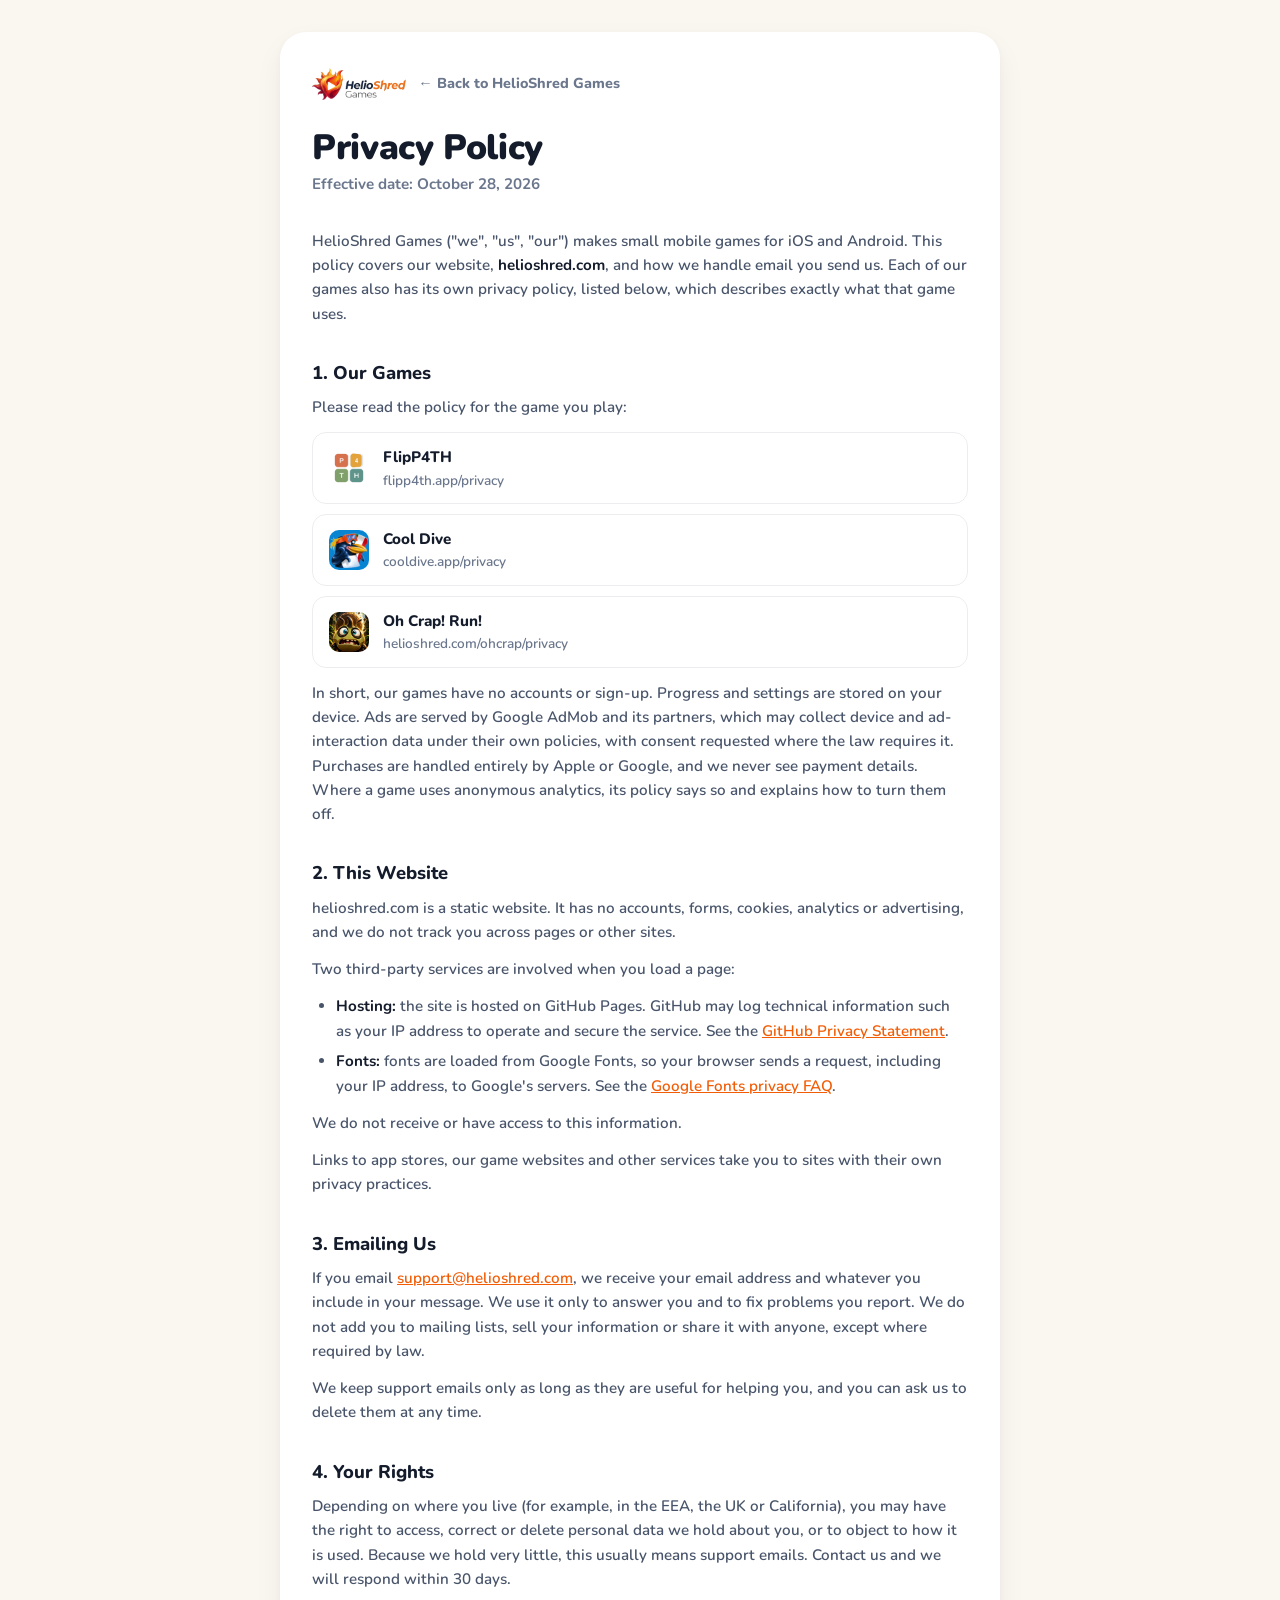
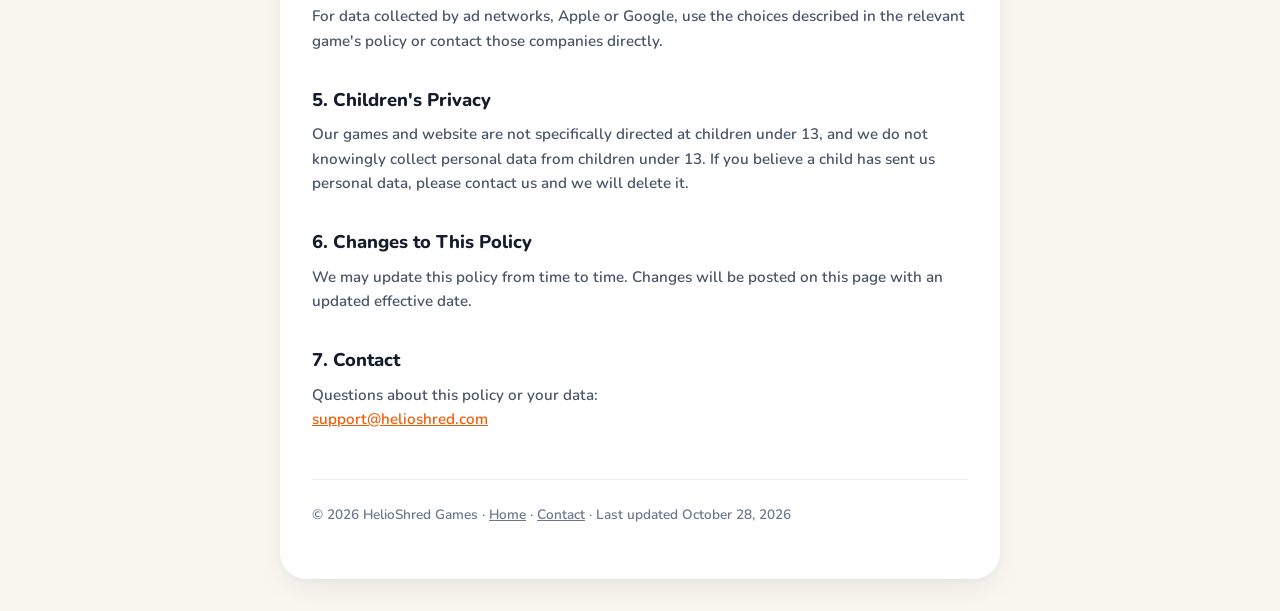
<file: privacy.html>
<!DOCTYPE html>
<html lang="en">
<head>
  <meta charset="utf-8">
  <meta name="viewport" content="width=device-width, initial-scale=1">
  <title>Privacy Policy · HelioShred Games</title>
  <meta name="description" content="How HelioShred Games and helioshred.com handle your data, with links to the privacy policy of each of our games.">
  <link rel="icon" type="image/png" href="favicon.png">
  <link rel="apple-touch-icon" href="apple-touch-icon.png">
  <link rel="canonical" href="https://helioshred.com/privacy">

  <link rel="preconnect" href="https://fonts.googleapis.com">
  <link rel="preconnect" href="https://fonts.gstatic.com" crossorigin>
  <link href="https://fonts.googleapis.com/css2?family=Nunito:wght@600;700;800;900&display=swap" rel="stylesheet">

  <style>
    :root {
      --cream: #faf6f0;
      --card: #ffffff;
      --ink: #141c2c;
      --ink-secondary: #48546a;
      --ink-muted: #6b778d;
      --line: rgba(28, 36, 56, 0.08);
      --brand-orange: #f25c05;
      --brand-orange-dark: #c94a00;
      --shadow-md: 0 12px 32px -4px rgba(20, 28, 44, 0.07), 0 2px 6px rgba(20, 28, 44, 0.03);
    }
    * { margin: 0; padding: 0; box-sizing: border-box; }
    body {
      font-family: 'Nunito', -apple-system, BlinkMacSystemFont, 'Segoe UI', Roboto, sans-serif;
      background: var(--cream);
      color: var(--ink);
      line-height: 1.6;
      padding: 2rem 1rem;
      -webkit-font-smoothing: antialiased;
    }
    .container {
      max-width: 720px;
      margin: 0 auto;
      background: var(--card);
      border-radius: 26px;
      padding: 2.25rem 2rem 2.5rem;
      box-shadow: var(--shadow-md);
    }
    .back-link {
      display: inline-flex;
      align-items: center;
      gap: .75rem;
      color: var(--ink-muted);
      text-decoration: none;
      font-weight: 800;
      font-size: .9rem;
      margin-bottom: 1.75rem;
    }
    .back-link img { height: 32px; width: auto; }
    .back-link:hover { color: var(--brand-orange); }
    h1 {
      font-size: 2.2rem;
      font-weight: 900;
      line-height: 1.1;
      letter-spacing: -0.01em;
      margin-bottom: .35rem;
    }
    .effective-date {
      font-size: .95rem;
      font-weight: 700;
      color: var(--ink-muted);
      margin-bottom: 2rem;
    }
    h2 {
      font-size: 1.15rem;
      font-weight: 800;
      margin-top: 2rem;
      margin-bottom: .5rem;
    }
    p, li {
      font-size: .95rem;
      font-weight: 600;
      color: var(--ink-secondary);
      margin-bottom: .8rem;
    }
    ul { padding-left: 1.5rem; margin-bottom: .8rem; }
    li { margin-bottom: .4rem; }
    a { color: var(--brand-orange); }
    a:hover { color: var(--brand-orange-dark); }
    strong { color: var(--ink); }
    .games {
      list-style: none;
      padding: 0;
      display: grid;
      gap: .6rem;
    }
    .games li { margin: 0; }
    .games a {
      display: flex;
      align-items: center;
      gap: .9rem;
      padding: .75rem 1rem;
      border: 1px solid var(--line);
      border-radius: 14px;
      text-decoration: none;
      color: var(--ink);
      font-weight: 800;
      transition: border-color .15s ease, transform .15s ease;
    }
    .games a:hover { border-color: var(--brand-orange); transform: translateY(-1px); }
    .games img { width: 40px; height: 40px; border-radius: 10px; flex-shrink: 0; }
    .games span { display: block; font-size: .85rem; font-weight: 600; color: var(--ink-muted); }
    .footer-note {
      margin-top: 3rem;
      padding-top: 1.5rem;
      border-top: 1px solid var(--line);
      font-size: .85rem;
      color: var(--ink-muted);
    }
    .footer-note a { color: var(--ink-muted); }
    @media (max-width: 560px) {
      body { padding: 0; background: var(--card); }
      .container { border-radius: 0; box-shadow: none; padding: 1.5rem 1rem 2rem; }
      h1 { font-size: 1.9rem; }
    }
  </style>
</head>
<body>
  <div class="container">
    <a class="back-link" href="/"><img src="img/helioshred-logo.png" alt="HelioShred Games">&larr; Back to HelioShred Games</a>

    <h1>Privacy Policy</h1>
    <p class="effective-date">Effective date: October 28, 2026</p>

    <p>HelioShred Games ("we", "us", "our") makes small mobile games for iOS and Android. This policy covers our website, <strong>helioshred.com</strong>, and how we handle email you send us. Each of our games also has its own privacy policy, listed below, which describes exactly what that game uses.</p>

    <h2>1. Our Games</h2>
    <p>Please read the policy for the game you play:</p>
    <ul class="games">
      <li><a href="https://flipp4th.app/privacy"><img src="img/flipp4th-icon.png" alt=""><div>FlipP4TH<span>flipp4th.app/privacy</span></div></a></li>
      <li><a href="https://cooldive.app/privacy"><img src="img/cooldive-icon.jpg" alt=""><div>Cool Dive<span>cooldive.app/privacy</span></div></a></li>
      <li><a href="/ohcrap/privacy"><img src="img/ohcrap-icon.png" alt=""><div>Oh Crap! Run!<span>helioshred.com/ohcrap/privacy</span></div></a></li>
    </ul>
    <p>In short, our games have no accounts or sign-up. Progress and settings are stored on your device. Ads are served by Google AdMob and its partners, which may collect device and ad-interaction data under their own policies, with consent requested where the law requires it. Purchases are handled entirely by Apple or Google, and we never see payment details. Where a game uses anonymous analytics, its policy says so and explains how to turn them off.</p>

    <h2>2. This Website</h2>
    <p>helioshred.com is a static website. It has no accounts, forms, cookies, analytics or advertising, and we do not track you across pages or other sites.</p>
    <p>Two third-party services are involved when you load a page:</p>
    <ul>
      <li><strong>Hosting:</strong> the site is hosted on GitHub Pages. GitHub may log technical information such as your IP address to operate and secure the service. See the <a href="https://docs.github.com/en/site-policy/privacy-policies/github-general-privacy-statement" target="_blank" rel="noopener">GitHub Privacy Statement</a>.</li>
      <li><strong>Fonts:</strong> fonts are loaded from Google Fonts, so your browser sends a request, including your IP address, to Google's servers. See the <a href="https://developers.google.com/fonts/faq/privacy" target="_blank" rel="noopener">Google Fonts privacy FAQ</a>.</li>
    </ul>
    <p>We do not receive or have access to this information.</p>
    <p>Links to app stores, our game websites and other services take you to sites with their own privacy practices.</p>

    <h2>3. Emailing Us</h2>
    <p>If you email <a href="mailto:support@helioshred.com">support@helioshred.com</a>, we receive your email address and whatever you include in your message. We use it only to answer you and to fix problems you report. We do not add you to mailing lists, sell your information or share it with anyone, except where required by law.</p>
    <p>We keep support emails only as long as they are useful for helping you, and you can ask us to delete them at any time.</p>

    <h2>4. Your Rights</h2>
    <p>Depending on where you live (for example, in the EEA, the UK or California), you may have the right to access, correct or delete personal data we hold about you, or to object to how it is used. Because we hold very little, this usually means support emails. Contact us and we will respond within 30 days.</p>
    <p>For data collected by ad networks, Apple or Google, use the choices described in the relevant game's policy or contact those companies directly.</p>

    <h2>5. Children's Privacy</h2>
    <p>Our games and website are not specifically directed at children under 13, and we do not knowingly collect personal data from children under 13. If you believe a child has sent us personal data, please contact us and we will delete it.</p>

    <h2>6. Changes to This Policy</h2>
    <p>We may update this policy from time to time. Changes will be posted on this page with an updated effective date.</p>

    <h2>7. Contact</h2>
    <p>Questions about this policy or your data:<br>
    <a href="mailto:support@helioshred.com">support@helioshred.com</a></p>

    <p class="footer-note">&copy; 2026 HelioShred Games &middot; <a href="/">Home</a> &middot; <a href="mailto:support@helioshred.com">Contact</a> &middot; Last updated October 28, 2026</p>
  </div>
</body>
</html>
</file>
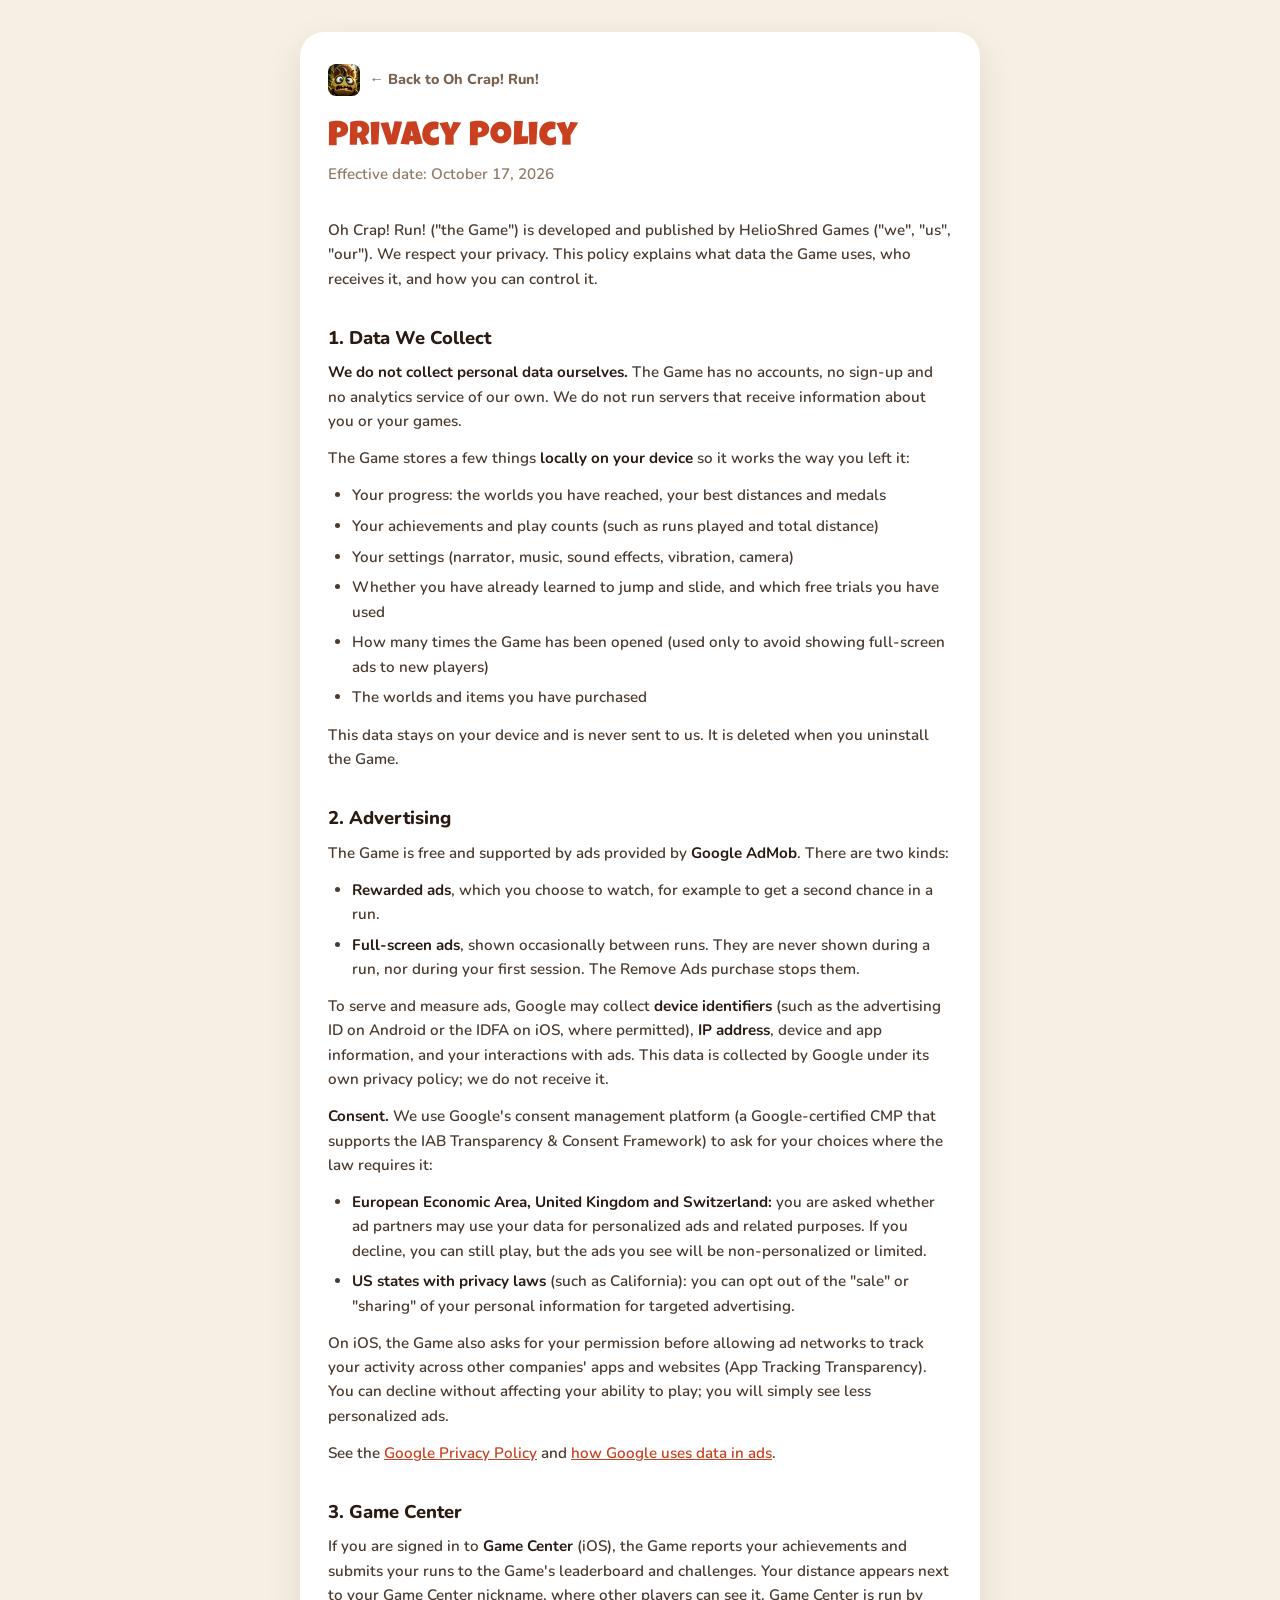
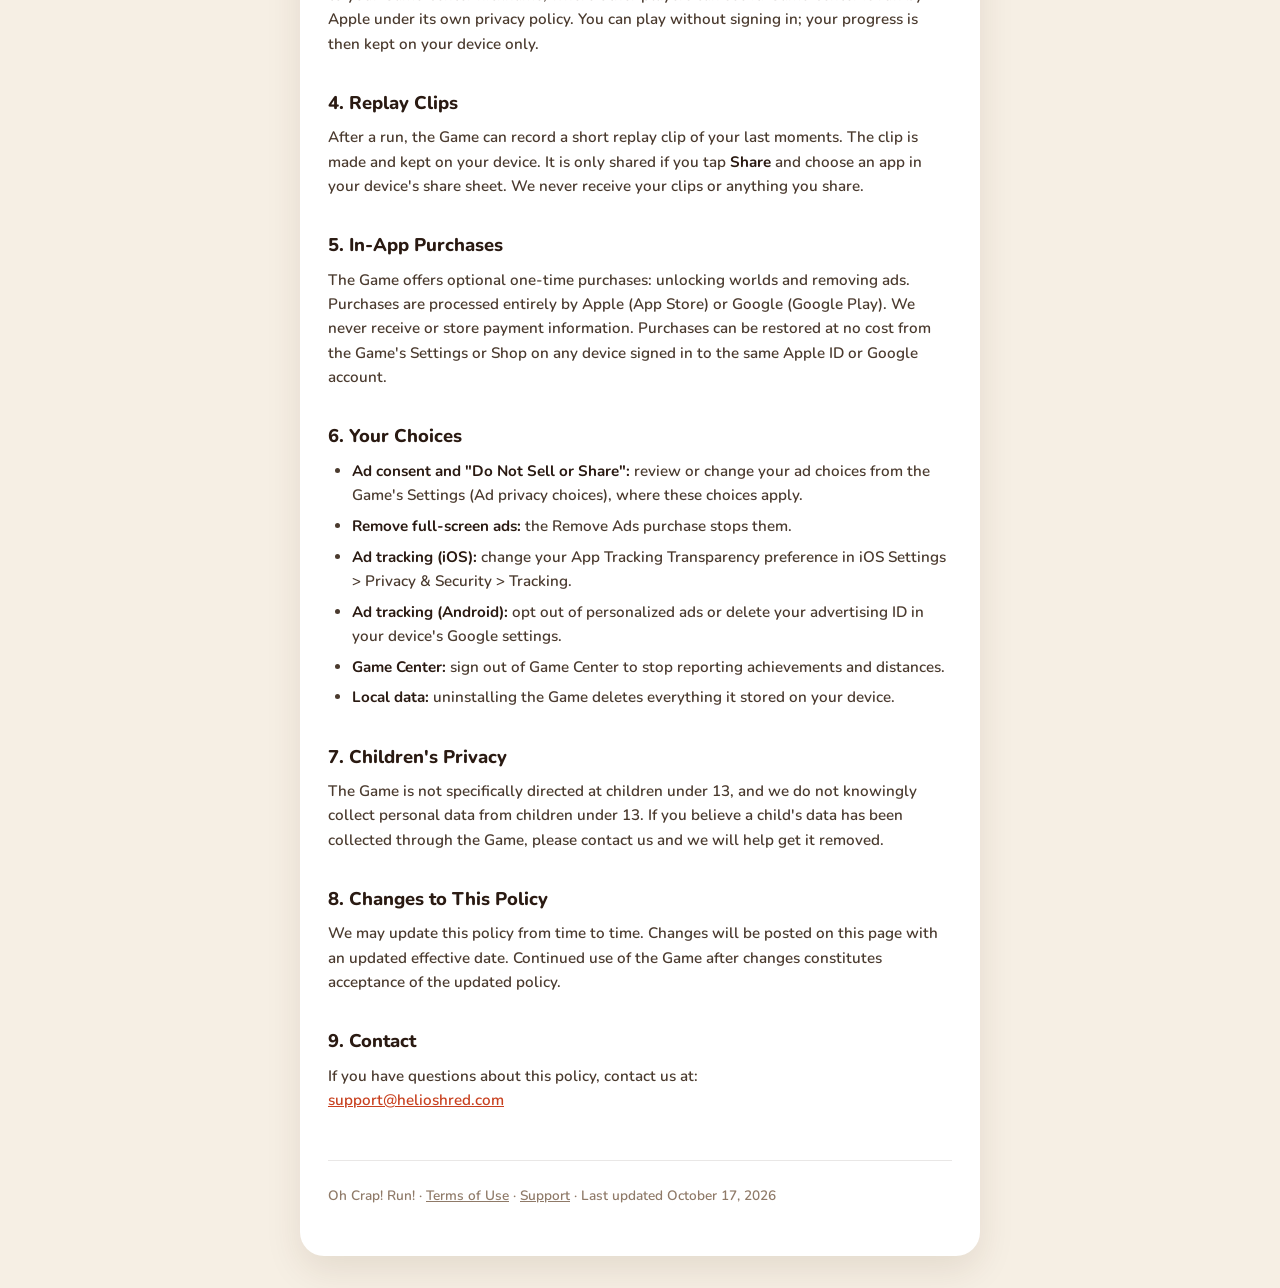
<file: ohcrap/privacy.html>
<!DOCTYPE html>
<html lang="en">
<head>
  <meta charset="UTF-8">
  <meta name="viewport" content="width=device-width, initial-scale=1.0">
  <title>Privacy Policy - Oh Crap! Run!</title>
  <link rel="icon" type="image/png" href="favicon.png">
  <link rel="apple-touch-icon" href="apple-touch-icon.png">
  <link rel="preconnect" href="https://fonts.googleapis.com">
  <link rel="preconnect" href="https://fonts.gstatic.com" crossorigin>
  <link href="https://fonts.googleapis.com/css2?family=Luckiest+Guy&family=Nunito:wght@600;800&display=swap" rel="stylesheet">
  <link rel="stylesheet" href="legal.css">
</head>
<body>
  <div class="container">
    <a class="back-link" href="/ohcrap/"><img src="img/icon.png" alt="">&larr; Back to Oh Crap! Run!</a>

    <h1>Privacy Policy</h1>
    <p class="effective-date">Effective date: October 17, 2026</p>

    <p>Oh Crap! Run! ("the Game") is developed and published by HelioShred Games ("we", "us", "our"). We respect your privacy. This policy explains what data the Game uses, who receives it, and how you can control it.</p>

    <h2>1. Data We Collect</h2>
    <p><strong>We do not collect personal data ourselves.</strong> The Game has no accounts, no sign-up and no analytics service of our own. We do not run servers that receive information about you or your games.</p>
    <p>The Game stores a few things <strong>locally on your device</strong> so it works the way you left it:</p>
    <ul>
      <li>Your progress: the worlds you have reached, your best distances and medals</li>
      <li>Your achievements and play counts (such as runs played and total distance)</li>
      <li>Your settings (narrator, music, sound effects, vibration, camera)</li>
      <li>Whether you have already learned to jump and slide, and which free trials you have used</li>
      <li>How many times the Game has been opened (used only to avoid showing full-screen ads to new players)</li>
      <li>The worlds and items you have purchased</li>
    </ul>
    <p>This data stays on your device and is never sent to us. It is deleted when you uninstall the Game.</p>

    <h2>2. Advertising</h2>
    <p>The Game is free and supported by ads provided by <strong>Google AdMob</strong>. There are two kinds:</p>
    <ul>
      <li><strong>Rewarded ads</strong>, which you choose to watch, for example to get a second chance in a run.</li>
      <li><strong>Full-screen ads</strong>, shown occasionally between runs. They are never shown during a run, nor during your first session. The Remove Ads purchase stops them.</li>
    </ul>
    <p>To serve and measure ads, Google may collect <strong>device identifiers</strong> (such as the advertising ID on Android or the IDFA on iOS, where permitted), <strong>IP address</strong>, device and app information, and your interactions with ads. This data is collected by Google under its own privacy policy; we do not receive it.</p>
    <p><strong>Consent.</strong> We use Google's consent management platform (a Google-certified CMP that supports the IAB Transparency &amp; Consent Framework) to ask for your choices where the law requires it:</p>
    <ul>
      <li><strong>European Economic Area, United Kingdom and Switzerland:</strong> you are asked whether ad partners may use your data for personalized ads and related purposes. If you decline, you can still play, but the ads you see will be non-personalized or limited.</li>
      <li><strong>US states with privacy laws</strong> (such as California): you can opt out of the "sale" or "sharing" of your personal information for targeted advertising.</li>
    </ul>
    <p>On iOS, the Game also asks for your permission before allowing ad networks to track your activity across other companies' apps and websites (App Tracking Transparency). You can decline without affecting your ability to play; you will simply see less personalized ads.</p>
    <p>See the <a href="https://policies.google.com/privacy" target="_blank" rel="noopener">Google Privacy Policy</a> and <a href="https://policies.google.com/technologies/ads" target="_blank" rel="noopener">how Google uses data in ads</a>.</p>

    <h2>3. Game Center</h2>
    <p>If you are signed in to <strong>Game Center</strong> (iOS), the Game reports your achievements and submits your runs to the Game's leaderboard and challenges. Your distance appears next to your Game Center nickname, where other players can see it. Game Center is run by Apple under its own privacy policy. You can play without signing in; your progress is then kept on your device only.</p>

    <h2>4. Replay Clips</h2>
    <p>After a run, the Game can record a short replay clip of your last moments. The clip is made and kept on your device. It is only shared if you tap <strong>Share</strong> and choose an app in your device's share sheet. We never receive your clips or anything you share.</p>

    <h2>5. In-App Purchases</h2>
    <p>The Game offers optional one-time purchases: unlocking worlds and removing ads. Purchases are processed entirely by Apple (App Store) or Google (Google Play). We never receive or store payment information. Purchases can be restored at no cost from the Game's Settings or Shop on any device signed in to the same Apple ID or Google account.</p>

    <h2>6. Your Choices</h2>
    <ul>
      <li><strong>Ad consent and "Do Not Sell or Share":</strong> review or change your ad choices from the Game's Settings (Ad privacy choices), where these choices apply.</li>
      <li><strong>Remove full-screen ads:</strong> the Remove Ads purchase stops them.</li>
      <li><strong>Ad tracking (iOS):</strong> change your App Tracking Transparency preference in iOS Settings &gt; Privacy &amp; Security &gt; Tracking.</li>
      <li><strong>Ad tracking (Android):</strong> opt out of personalized ads or delete your advertising ID in your device's Google settings.</li>
      <li><strong>Game Center:</strong> sign out of Game Center to stop reporting achievements and distances.</li>
      <li><strong>Local data:</strong> uninstalling the Game deletes everything it stored on your device.</li>
    </ul>

    <h2>7. Children's Privacy</h2>
    <p>The Game is not specifically directed at children under 13, and we do not knowingly collect personal data from children under 13. If you believe a child's data has been collected through the Game, please contact us and we will help get it removed.</p>

    <h2>8. Changes to This Policy</h2>
    <p>We may update this policy from time to time. Changes will be posted on this page with an updated effective date. Continued use of the Game after changes constitutes acceptance of the updated policy.</p>

    <h2>9. Contact</h2>
    <p>If you have questions about this policy, contact us at:<br>
    <a href="mailto:support@helioshred.com">support@helioshred.com</a></p>

    <p class="footer-note">Oh Crap! Run! &middot; <a href="terms">Terms of Use</a> &middot; <a href="support">Support</a> &middot; Last updated October 17, 2026</p>
  </div>
</body>
</html>
</file>
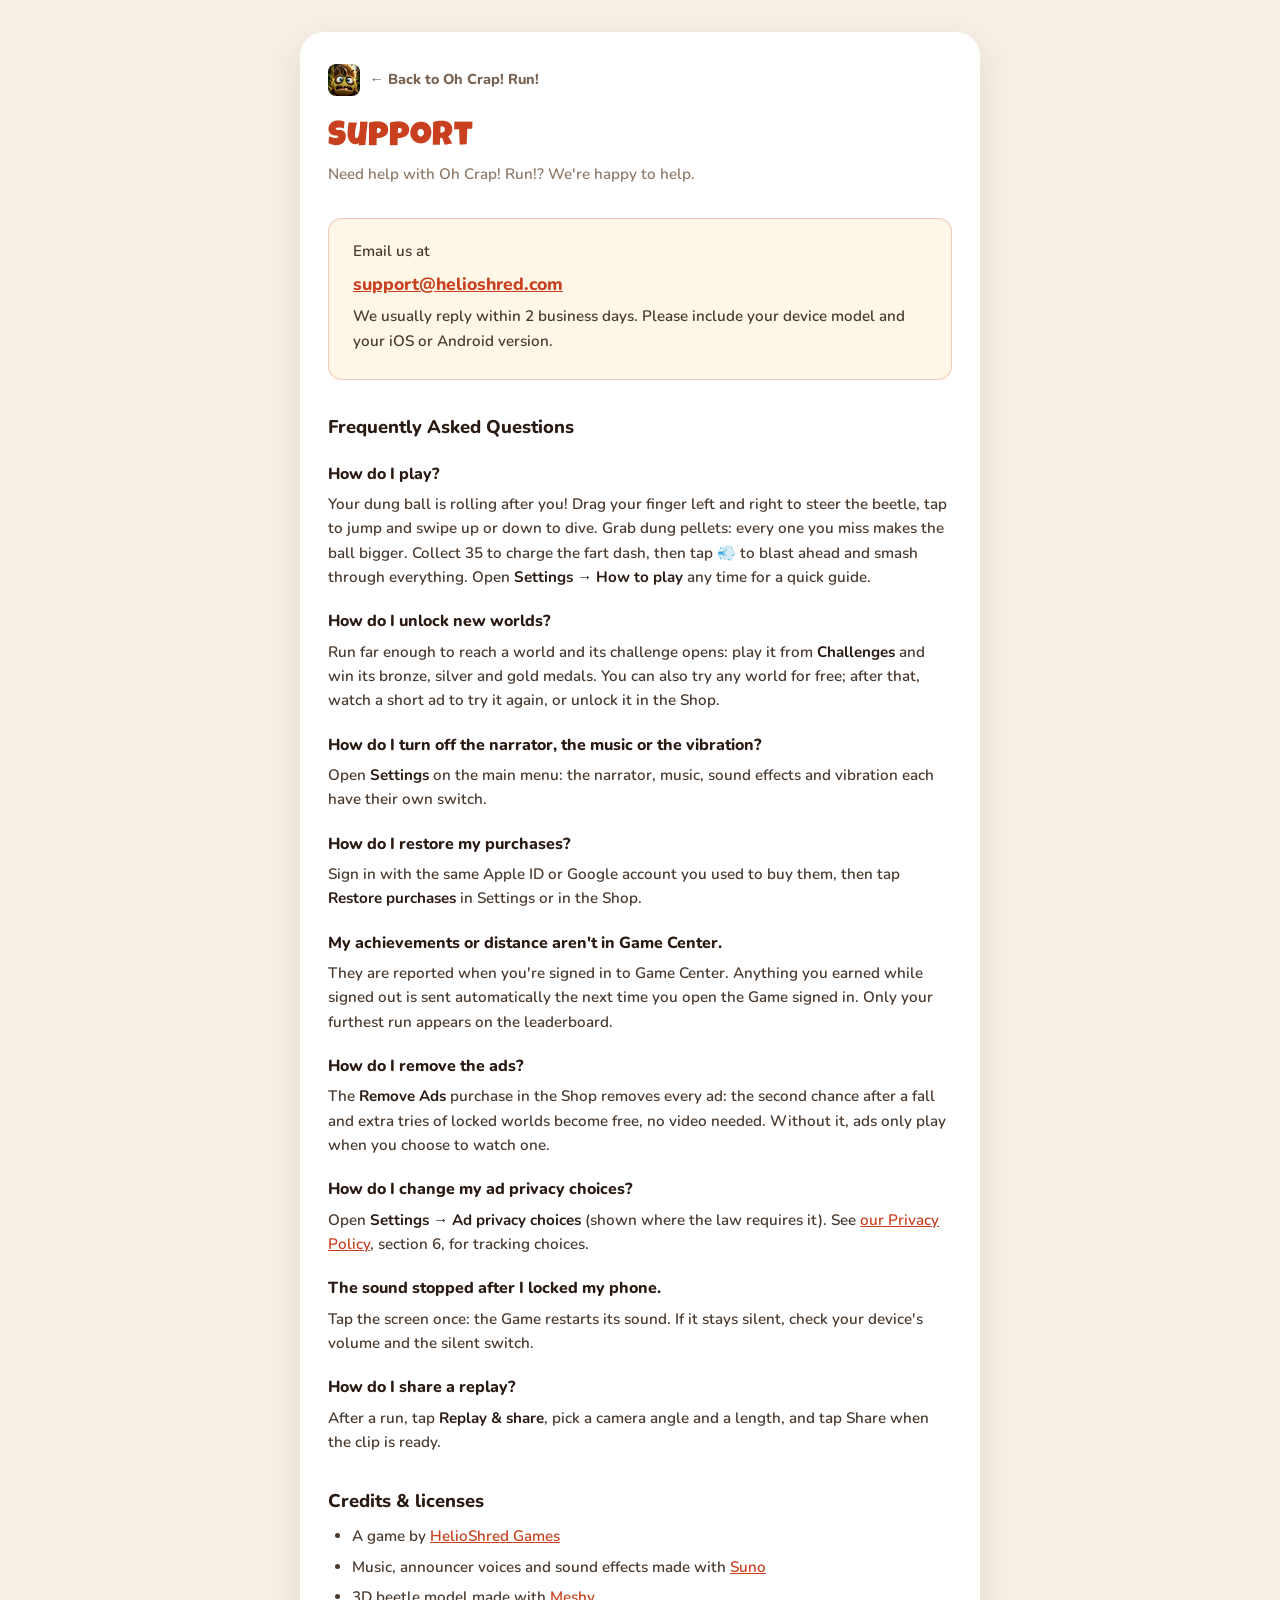
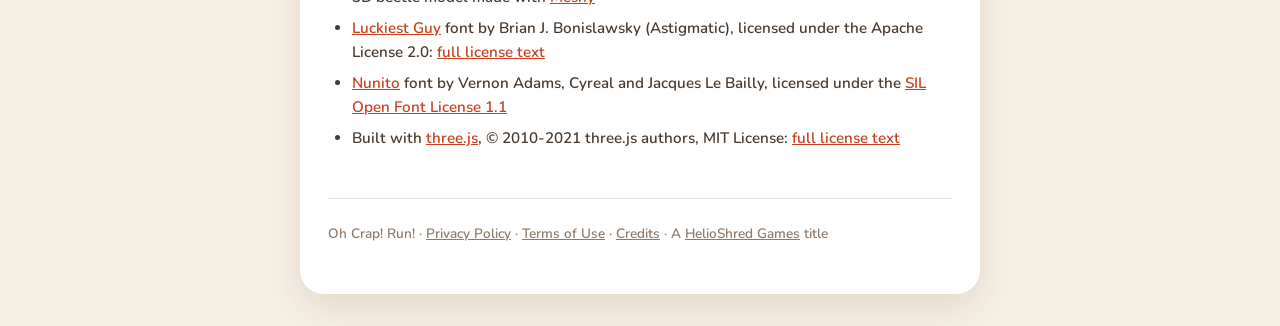
<file: ohcrap/support.html>
<!DOCTYPE html>
<html lang="en">
<head>
  <meta charset="UTF-8">
  <meta name="viewport" content="width=device-width, initial-scale=1.0">
  <title>Support - Oh Crap! Run!</title>
  <link rel="icon" type="image/png" href="favicon.png">
  <link rel="apple-touch-icon" href="apple-touch-icon.png">
  <link rel="preconnect" href="https://fonts.googleapis.com">
  <link rel="preconnect" href="https://fonts.gstatic.com" crossorigin>
  <link href="https://fonts.googleapis.com/css2?family=Luckiest+Guy&family=Nunito:wght@600;800&display=swap" rel="stylesheet">
  <link rel="stylesheet" href="legal.css">
</head>
<body>
  <div class="container">
    <a class="back-link" href="/ohcrap/"><img src="img/icon.png" alt="">&larr; Back to Oh Crap! Run!</a>

    <h1>Support</h1>
    <p class="subtitle">Need help with Oh Crap! Run!? We're happy to help.</p>

    <div class="contact-box">
      <p>Email us at</p>
      <p class="email"><a href="mailto:support@helioshred.com?subject=Oh%20Crap!%20Run!%20Support">support@helioshred.com</a></p>
      <p>We usually reply within 2 business days. Please include your device model and your iOS or Android version.</p>
    </div>

    <h2>Frequently Asked Questions</h2>
    <div class="faq">
      <h3>How do I play?</h3>
      <p>Your dung ball is rolling after you! Drag your finger left and right to steer the beetle, tap to jump and swipe up or down to dive. Grab dung pellets: every one you miss makes the ball bigger. Collect 35 to charge the fart dash, then tap 💨 to blast ahead and smash through everything. Open <strong>Settings &rarr; How to play</strong> any time for a quick guide.</p>

      <h3>How do I unlock new worlds?</h3>
      <p>Run far enough to reach a world and its challenge opens: play it from <strong>Challenges</strong> and win its bronze, silver and gold medals. You can also try any world for free; after that, watch a short ad to try it again, or unlock it in the Shop.</p>

      <h3>How do I turn off the narrator, the music or the vibration?</h3>
      <p>Open <strong>Settings</strong> on the main menu: the narrator, music, sound effects and vibration each have their own switch.</p>

      <h3>How do I restore my purchases?</h3>
      <p>Sign in with the same Apple ID or Google account you used to buy them, then tap <strong>Restore purchases</strong> in Settings or in the Shop.</p>

      <h3>My achievements or distance aren't in Game Center.</h3>
      <p>They are reported when you're signed in to Game Center. Anything you earned while signed out is sent automatically the next time you open the Game signed in. Only your furthest run appears on the leaderboard.</p>

      <h3>How do I remove the ads?</h3>
      <p>The <strong>Remove Ads</strong> purchase in the Shop removes every ad: the second chance after a fall and extra tries of locked worlds become free, no video needed. Without it, ads only play when you choose to watch one.</p>

      <h3>How do I change my ad privacy choices?</h3>
      <p>Open <strong>Settings &rarr; Ad privacy choices</strong> (shown where the law requires it). See <a href="privacy">our Privacy Policy</a>, section 6, for tracking choices.</p>

      <h3>The sound stopped after I locked my phone.</h3>
      <p>Tap the screen once: the Game restarts its sound. If it stays silent, check your device's volume and the silent switch.</p>

      <h3>How do I share a replay?</h3>
      <p>After a run, tap <strong>Replay &amp; share</strong>, pick a camera angle and a length, and tap Share when the clip is ready.</p>
    </div>

    <h2 id="credits">Credits &amp; licenses</h2>
    <ul>
      <li>A game by <a href="https://helioshred.com">HelioShred Games</a></li>
      <li>Music, announcer voices and sound effects made with <a href="https://suno.com">Suno</a></li>
      <li>3D beetle model made with <a href="https://www.meshy.ai">Meshy</a></li>
      <li><a href="https://fonts.google.com/specimen/Luckiest+Guy">Luckiest Guy</a> font by Brian J. Bonislawsky (Astigmatic), licensed under the Apache License 2.0: <a href="licenses/LuckiestGuy-LICENSE.txt">full license text</a></li>
      <li><a href="https://fonts.google.com/specimen/Nunito">Nunito</a> font by Vernon Adams, Cyreal and Jacques Le Bailly, licensed under the <a href="https://openfontlicense.org">SIL Open Font License 1.1</a></li>
      <li>Built with <a href="https://threejs.org">three.js</a>, &copy; 2010-2021 three.js authors, MIT License: <a href="licenses/three.js-LICENSE.txt">full license text</a></li>
    </ul>

    <p class="footer-note">Oh Crap! Run! &middot; <a href="privacy">Privacy Policy</a> &middot; <a href="terms">Terms of Use</a> &middot; <a href="#credits">Credits</a> &middot; A <a href="https://helioshred.com">HelioShred Games</a> title</p>
  </div>
</body>
</html>
</file>
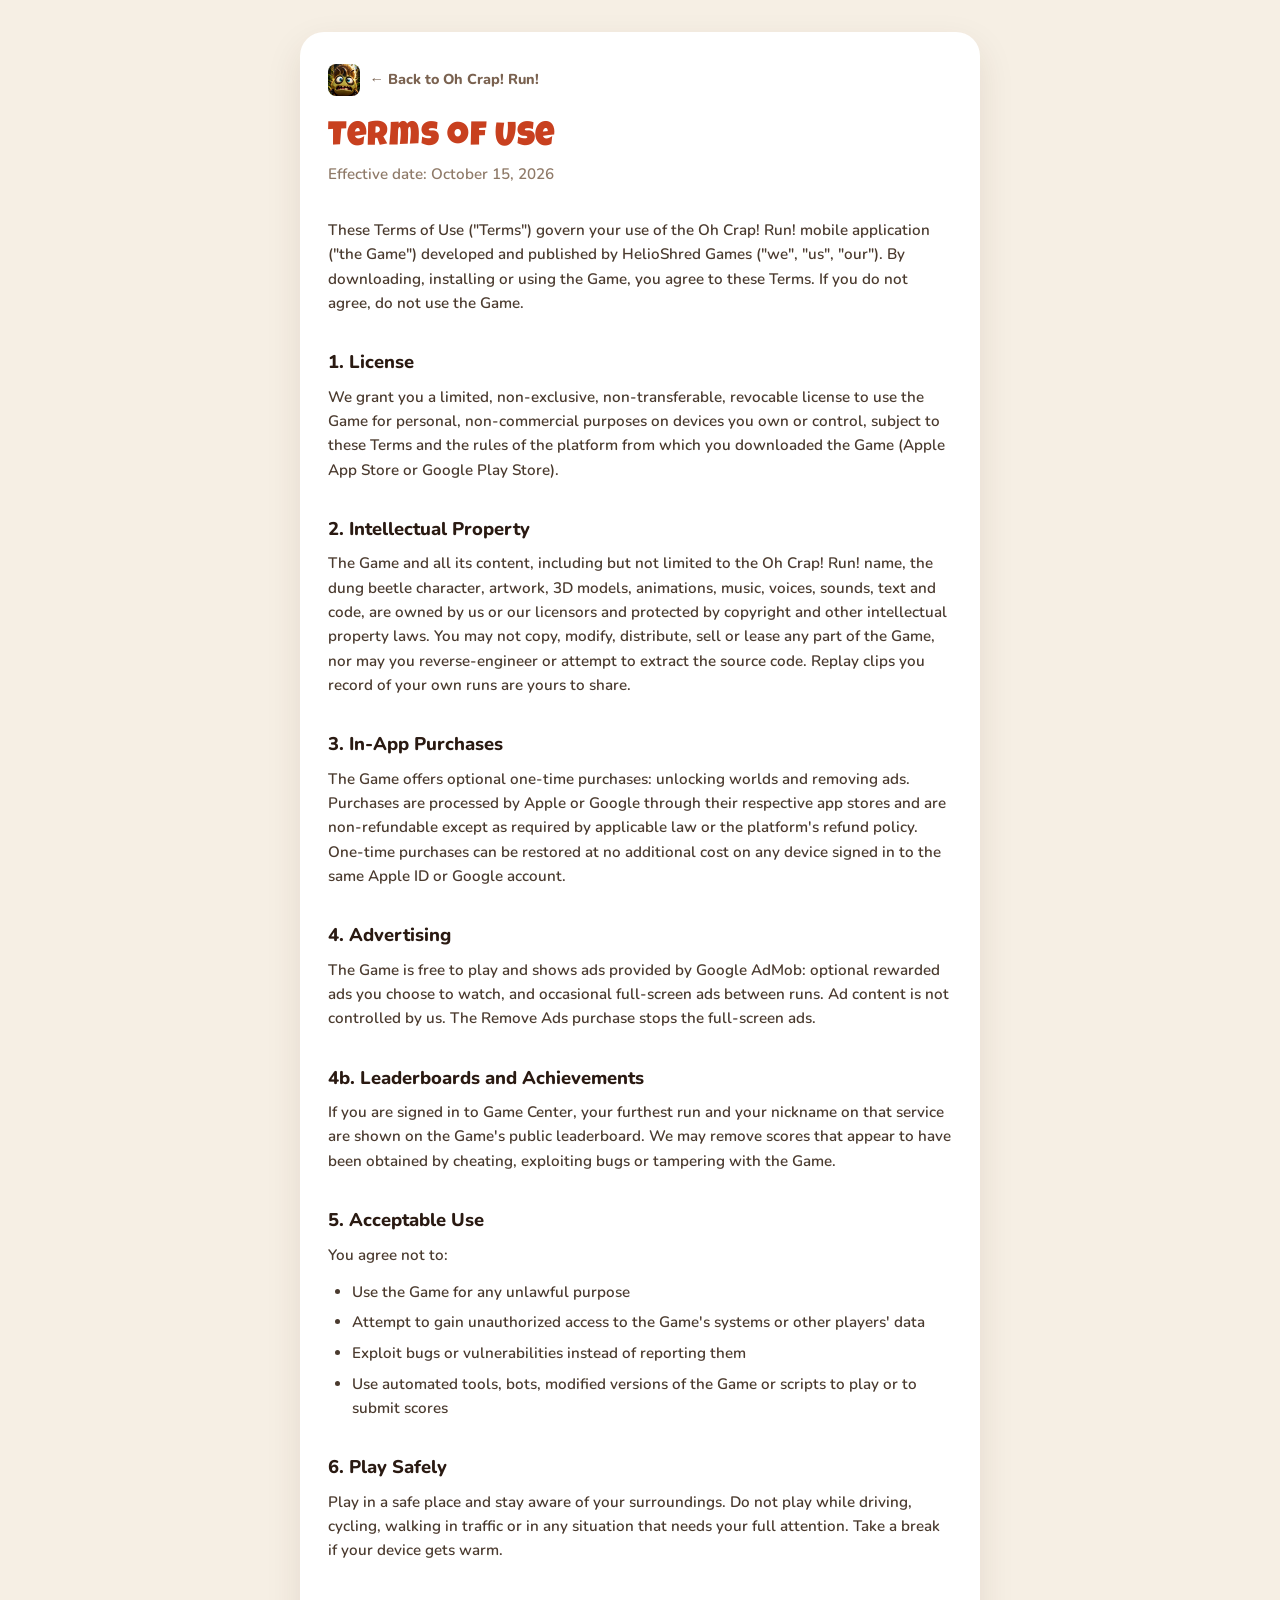
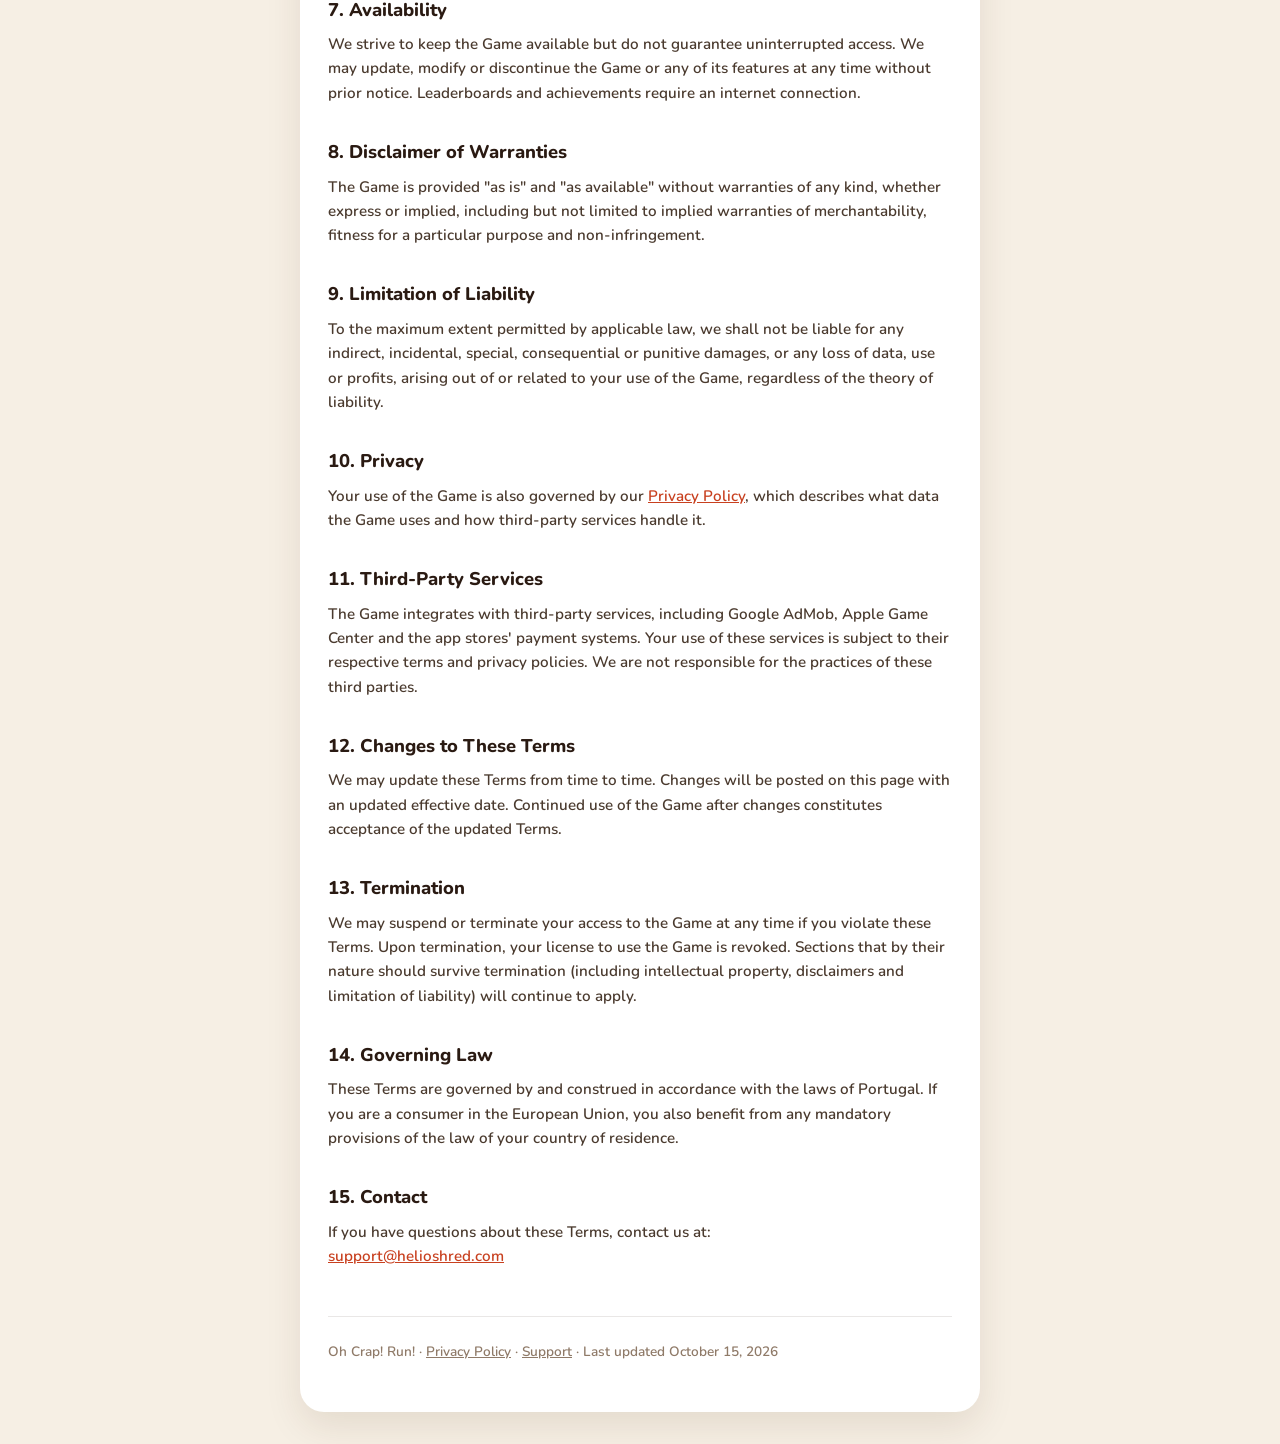
<file: ohcrap/terms.html>
<!DOCTYPE html>
<html lang="en">
<head>
  <meta charset="UTF-8">
  <meta name="viewport" content="width=device-width, initial-scale=1.0">
  <title>Terms of Use - Oh Crap! Run!</title>
  <link rel="icon" type="image/png" href="favicon.png">
  <link rel="apple-touch-icon" href="apple-touch-icon.png">
  <link rel="preconnect" href="https://fonts.googleapis.com">
  <link rel="preconnect" href="https://fonts.gstatic.com" crossorigin>
  <link href="https://fonts.googleapis.com/css2?family=Luckiest+Guy&family=Nunito:wght@600;800&display=swap" rel="stylesheet">
  <link rel="stylesheet" href="legal.css">
</head>
<body>
  <div class="container">
    <a class="back-link" href="/ohcrap/"><img src="img/icon.png" alt="">&larr; Back to Oh Crap! Run!</a>

    <h1>Terms of Use</h1>
    <p class="effective-date">Effective date: October 15, 2026</p>

    <p>These Terms of Use ("Terms") govern your use of the Oh Crap! Run! mobile application ("the Game") developed and published by HelioShred Games ("we", "us", "our"). By downloading, installing or using the Game, you agree to these Terms. If you do not agree, do not use the Game.</p>

    <h2>1. License</h2>
    <p>We grant you a limited, non-exclusive, non-transferable, revocable license to use the Game for personal, non-commercial purposes on devices you own or control, subject to these Terms and the rules of the platform from which you downloaded the Game (Apple App Store or Google Play Store).</p>

    <h2>2. Intellectual Property</h2>
    <p>The Game and all its content, including but not limited to the Oh Crap! Run! name, the dung beetle character, artwork, 3D models, animations, music, voices, sounds, text and code, are owned by us or our licensors and protected by copyright and other intellectual property laws. You may not copy, modify, distribute, sell or lease any part of the Game, nor may you reverse-engineer or attempt to extract the source code. Replay clips you record of your own runs are yours to share.</p>

    <h2>3. In-App Purchases</h2>
    <p>The Game offers optional one-time purchases: unlocking worlds and removing ads. Purchases are processed by Apple or Google through their respective app stores and are non-refundable except as required by applicable law or the platform's refund policy. One-time purchases can be restored at no additional cost on any device signed in to the same Apple ID or Google account.</p>

    <h2>4. Advertising</h2>
    <p>The Game is free to play and shows ads provided by Google AdMob: optional rewarded ads you choose to watch, and occasional full-screen ads between runs. Ad content is not controlled by us. The Remove Ads purchase stops the full-screen ads.</p>

    <h2>4b. Leaderboards and Achievements</h2>
    <p>If you are signed in to Game Center, your furthest run and your nickname on that service are shown on the Game's public leaderboard. We may remove scores that appear to have been obtained by cheating, exploiting bugs or tampering with the Game.</p>

    <h2>5. Acceptable Use</h2>
    <p>You agree not to:</p>
    <ul>
      <li>Use the Game for any unlawful purpose</li>
      <li>Attempt to gain unauthorized access to the Game's systems or other players' data</li>
      <li>Exploit bugs or vulnerabilities instead of reporting them</li>
      <li>Use automated tools, bots, modified versions of the Game or scripts to play or to submit scores</li>
    </ul>

    <h2>6. Play Safely</h2>
    <p>Play in a safe place and stay aware of your surroundings. Do not play while driving, cycling, walking in traffic or in any situation that needs your full attention. Take a break if your device gets warm.</p>

    <h2>7. Availability</h2>
    <p>We strive to keep the Game available but do not guarantee uninterrupted access. We may update, modify or discontinue the Game or any of its features at any time without prior notice. Leaderboards and achievements require an internet connection.</p>

    <h2>8. Disclaimer of Warranties</h2>
    <p>The Game is provided "as is" and "as available" without warranties of any kind, whether express or implied, including but not limited to implied warranties of merchantability, fitness for a particular purpose and non-infringement.</p>

    <h2>9. Limitation of Liability</h2>
    <p>To the maximum extent permitted by applicable law, we shall not be liable for any indirect, incidental, special, consequential or punitive damages, or any loss of data, use or profits, arising out of or related to your use of the Game, regardless of the theory of liability.</p>

    <h2>10. Privacy</h2>
    <p>Your use of the Game is also governed by our <a href="privacy">Privacy Policy</a>, which describes what data the Game uses and how third-party services handle it.</p>

    <h2>11. Third-Party Services</h2>
    <p>The Game integrates with third-party services, including Google AdMob, Apple Game Center and the app stores' payment systems. Your use of these services is subject to their respective terms and privacy policies. We are not responsible for the practices of these third parties.</p>

    <h2>12. Changes to These Terms</h2>
    <p>We may update these Terms from time to time. Changes will be posted on this page with an updated effective date. Continued use of the Game after changes constitutes acceptance of the updated Terms.</p>

    <h2>13. Termination</h2>
    <p>We may suspend or terminate your access to the Game at any time if you violate these Terms. Upon termination, your license to use the Game is revoked. Sections that by their nature should survive termination (including intellectual property, disclaimers and limitation of liability) will continue to apply.</p>

    <h2>14. Governing Law</h2>
    <p>These Terms are governed by and construed in accordance with the laws of Portugal. If you are a consumer in the European Union, you also benefit from any mandatory provisions of the law of your country of residence.</p>

    <h2>15. Contact</h2>
    <p>If you have questions about these Terms, contact us at:<br>
    <a href="mailto:support@helioshred.com">support@helioshred.com</a></p>

    <p class="footer-note">Oh Crap! Run! &middot; <a href="privacy">Privacy Policy</a> &middot; <a href="support">Support</a> &middot; Last updated October 15, 2026</p>
  </div>
</body>
</html>
</file>
<file: ohcrap/legal.css>
/* Shared style for privacy, terms and support pages */
* { margin: 0; padding: 0; box-sizing: border-box; }
body {
  font-family: 'Nunito', -apple-system, BlinkMacSystemFont, 'Segoe UI', Roboto, sans-serif;
  background: #f6efe4;
  color: #2a1a12;
  min-height: 100vh;
  padding: 2rem 1rem;
  line-height: 1.6;
  -webkit-font-smoothing: antialiased;
}
.container {
  max-width: 680px;
  margin: 0 auto;
  background: #fff;
  border-radius: 24px;
  padding: 2rem 1.75rem 2.25rem;
  box-shadow: 0 14px 36px rgba(70,40,10,.10);
}
.back-link {
  display: inline-flex;
  align-items: center;
  gap: .6rem;
  color: #7a6250;
  text-decoration: none;
  font-weight: 800;
  font-size: 0.9rem;
  margin-bottom: 1.5rem;
}
.back-link img { width: 32px; height: 32px; border-radius: 8px; }
.back-link:hover { color: #c8401f; }
h1 {
  font-family: 'Luckiest Guy', 'Nunito', sans-serif;
  font-weight: 400;
  font-size: 2.1rem;
  letter-spacing: .02em;
  line-height: 1.1;
  color: #c8401f;
  margin-bottom: 0.3rem;
}
.subtitle, .effective-date {
  font-size: 0.95rem;
  font-weight: 600;
  color: #8f7a68;
  margin-bottom: 2rem;
}
h2 {
  font-size: 1.15rem;
  font-weight: 800;
  margin-top: 2rem;
  margin-bottom: 0.5rem;
}
p, li {
  font-size: 0.95rem;
  font-weight: 600;
  color: #4a3a2e;
  margin-bottom: 0.8rem;
}
ul { padding-left: 1.5rem; margin-bottom: 0.8rem; }
li { margin-bottom: 0.4rem; }
a { color: #c8401f; }
a:hover { color: #9a2e14; }
strong { color: #2a1a12; }
.contact-box {
  background: rgba(245,183,49,0.12);
  border: 1px solid rgba(200,64,31,0.25);
  border-radius: 14px;
  padding: 1.25rem 1.5rem;
  margin-bottom: 1rem;
}
.contact-box p { margin-bottom: 0.4rem; }
.contact-box .email { font-size: 1.1rem; font-weight: 800; word-break: break-all; }
.faq h3 {
  font-size: 1rem;
  font-weight: 800;
  color: #2a1a12;
  margin-top: 1.25rem;
  margin-bottom: 0.3rem;
}
.footer-note {
  margin-top: 3rem;
  padding-top: 1.5rem;
  border-top: 1px solid rgba(42,26,18,0.1);
  font-size: 0.85rem;
  color: #8f7a68;
}
.footer-note a { color: #8f7a68; }
@media (max-width: 520px) {
  body { padding: 0; background: #fff; }
  .container { border-radius: 0; box-shadow: none; padding: 1.5rem 1rem 2rem; }
}
</file>
